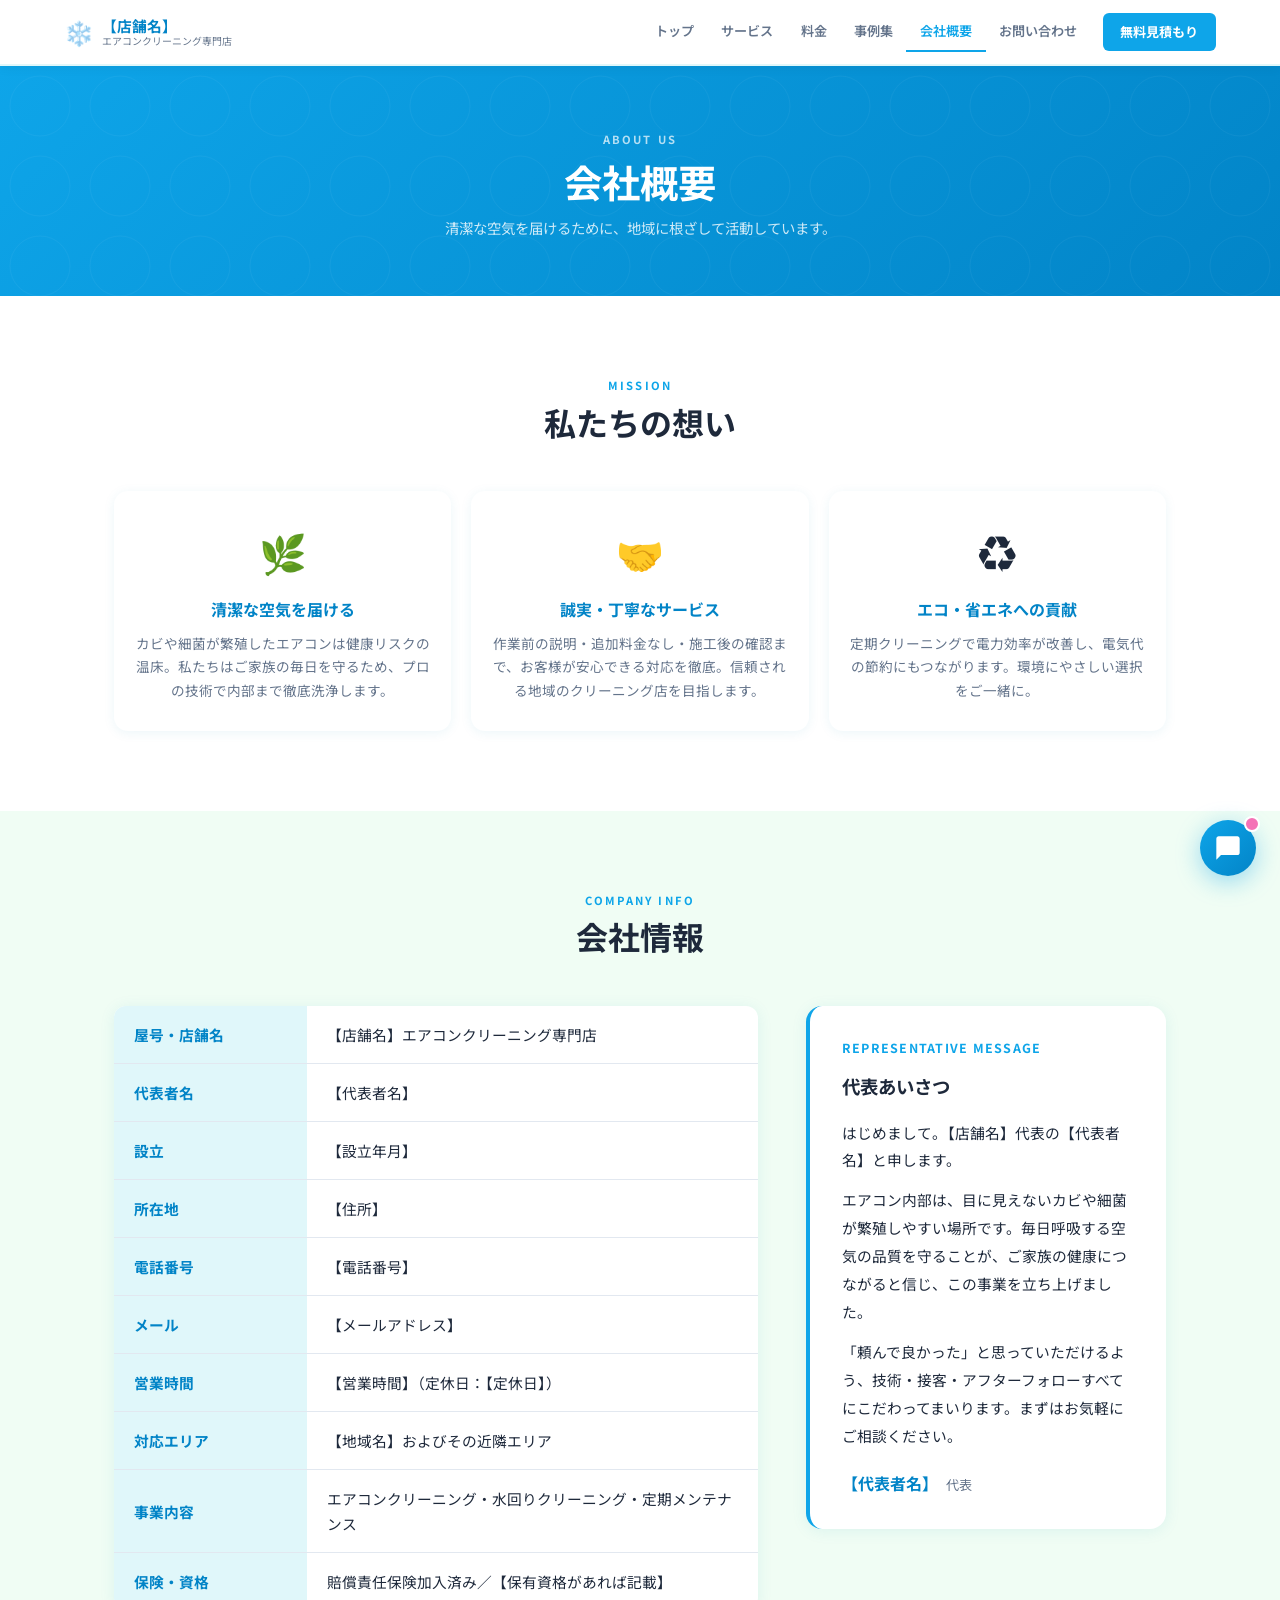
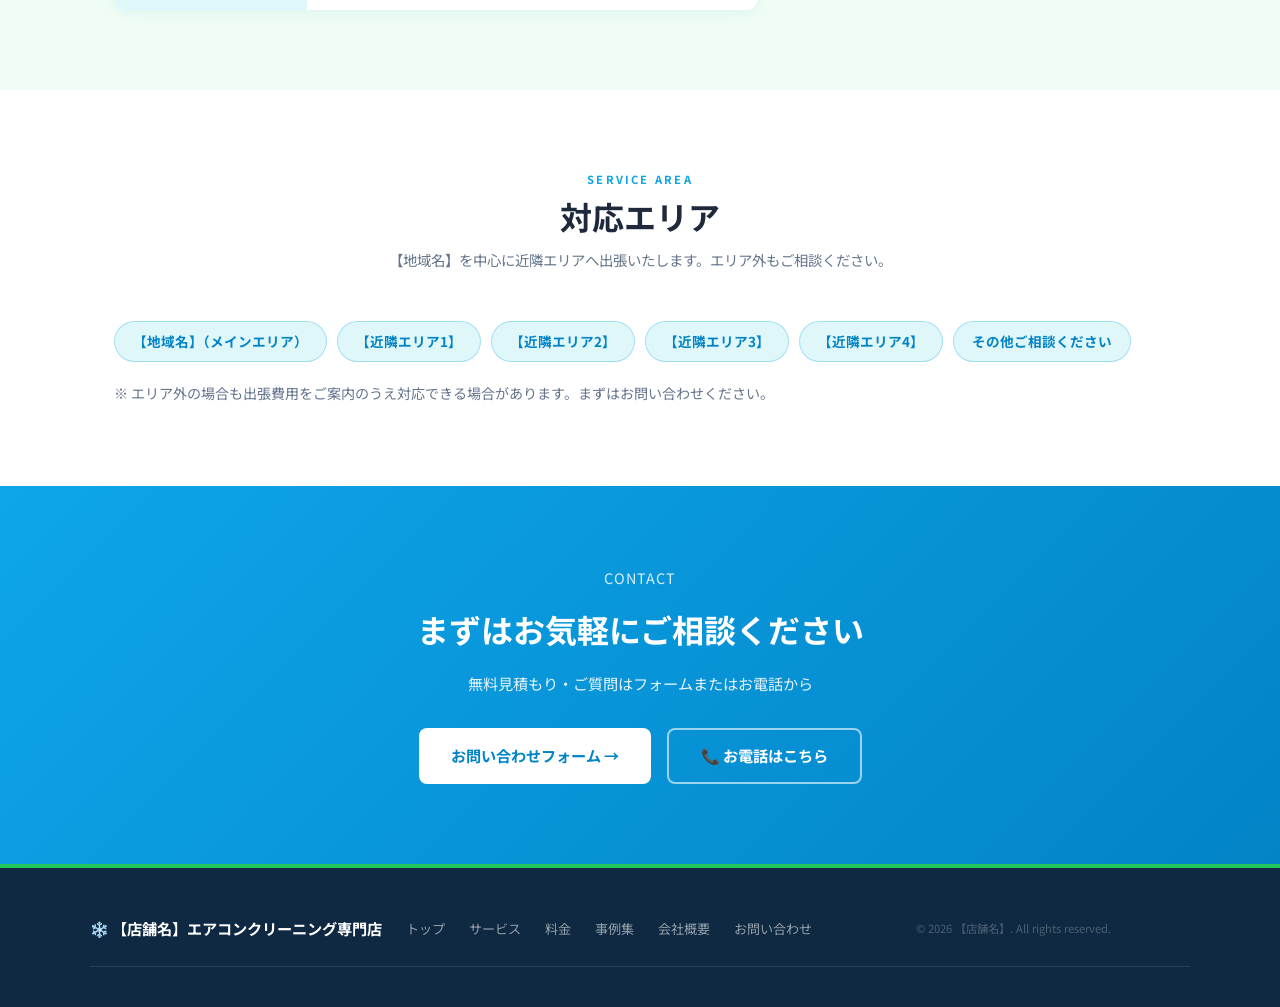
<file: about.html>
<!DOCTYPE html>
<html lang="ja">
<head>
  <meta charset="UTF-8">
  <meta name="viewport" content="width=device-width, initial-scale=1.0">
  <title>会社概要 | 【地域名】エアコンクリーニング専門店</title>
  <meta name="description" content="【店舗名】エアコンクリーニング専門店の会社概要。【地域名】を中心にエアコン・水回りクリーニングを展開。代表メッセージ・会社情報・対応エリアをご覧ください。">
  <meta name="keywords" content="会社概要,エアコンクリーニング,【地域名】,【店舗名】">
  <link rel="preconnect" href="https://fonts.googleapis.com">
  <link rel="preconnect" href="https://fonts.gstatic.com" crossorigin>
  <link href="https://fonts.googleapis.com/css2?family=Noto+Sans+JP:wght@400;500;700&family=Oswald:wght@500;700&display=swap" rel="stylesheet">
  <link rel="stylesheet" href="common.css">
  <style>
    /* ── 会社概要テーブル ── */
    .about-layout {
      display: grid;
      grid-template-columns: 1fr;
      gap: 48px;
    }
    @media (min-width: 860px) {
      .about-layout { grid-template-columns: 1fr 360px; }
    }

    .company-table {
      width: 100%;
      border-collapse: collapse;
      background: var(--white);
      border-radius: 12px;
      overflow: hidden;
      box-shadow: 0 2px 16px rgba(8,145,178,0.09);
    }
    .company-table th,
    .company-table td {
      padding: 16px 20px;
      font-size: 0.92rem;
      line-height: 1.7;
      border-bottom: 1px solid var(--border);
      text-align: left;
    }
    .company-table th {
      background: var(--primary-bg);
      color: var(--primary2);
      font-weight: 700;
      width: 30%;
      white-space: nowrap;
    }
    .company-table tr:last-child th,
    .company-table tr:last-child td {
      border-bottom: none;
    }

    /* ── 代表メッセージ ── */
    .message-card {
      background: var(--white);
      border-radius: 16px;
      padding: 32px;
      box-shadow: 0 2px 16px rgba(8,145,178,0.09);
      border-left: 4px solid var(--primary);
    }
    .message-card .rep-label {
      font-size: 0.78rem;
      font-weight: 700;
      color: var(--primary);
      letter-spacing: 0.1em;
      text-transform: uppercase;
      margin-bottom: 12px;
      display: block;
    }
    .message-card h3 {
      font-size: 1.15rem;
      font-weight: 700;
      color: var(--charcoal);
      margin: 0 0 16px;
    }
    .message-card p {
      font-size: 0.92rem;
      color: var(--charcoal);
      line-height: 1.9;
      margin: 0 0 12px;
    }
    .message-card .rep-name {
      font-size: 1rem;
      font-weight: 700;
      color: var(--primary2);
      margin-top: 20px;
      display: block;
    }
    .message-card .rep-name small {
      font-size: 0.82rem;
      font-weight: 400;
      color: var(--muted);
      margin-left: 8px;
    }

    /* ── 対応エリアマップ風 ── */
    .area-list {
      display: flex;
      flex-wrap: wrap;
      gap: 10px;
      margin-top: 20px;
    }
    .area-tag {
      background: var(--primary-bg);
      color: var(--primary2);
      font-size: 0.85rem;
      font-weight: 700;
      padding: 8px 18px;
      border-radius: 24px;
      border: 1px solid rgba(14,165,233,0.3);
    }

    /* ── ミッション ── */
    .mission-grid {
      display: grid;
      grid-template-columns: 1fr;
      gap: 20px;
    }
    @media (min-width: 640px) {
      .mission-grid { grid-template-columns: repeat(3, 1fr); }
    }
    .mission-card {
      background: var(--white);
      border-radius: 14px;
      padding: 28px 20px;
      text-align: center;
      box-shadow: 0 2px 12px rgba(8,145,178,0.08);
    }
    .mission-card .icon { font-size: 2.4rem; margin-bottom: 12px; display: block; }
    .mission-card h3 {
      font-size: 1rem;
      font-weight: 700;
      color: var(--primary2);
      margin: 0 0 8px;
    }
    .mission-card p {
      font-size: 0.85rem;
      color: var(--muted);
      line-height: 1.75;
      margin: 0;
    }
  </style>
</head>
<body>

<header class="site-header">
  <div class="header-inner">
    <a class="site-logo" href="index.html">
      <span class="logo-icon">❄️</span>
      <span class="logo-text">【店舗名】<small>エアコンクリーニング専門店</small></span>
    </a>
    <button class="hamburger" id="hamburger" aria-label="メニューを開く" aria-expanded="false">
      <span></span><span></span><span></span>
    </button>
    <nav class="global-nav" id="global-nav" aria-hidden="true">
      <ul>
        <li><a href="index.html">トップ</a></li>
        <li><a href="service.html">サービス</a></li>
        <li><a href="price.html">料金</a></li>
        <li><a href="cases.html">事例集</a></li>
        <li><a href="about.html" class="active">会社概要</a></li>
        <li><a href="contact.html">お問い合わせ</a></li>
      </ul>
      <a href="contact.html" class="btn-primary nav-cta">無料見積もり</a>
    </nav>
  </div>
</header>

<!-- ページヒーロー -->
<div class="page-hero">
  <div class="container">
    <p class="page-hero-label">ABOUT US</p>
    <h1 class="page-hero-title">会社概要</h1>
    <p class="page-hero-desc">清潔な空気を届けるために、地域に根ざして活動しています。</p>
  </div>
</div>

<!-- ミッション -->
<section class="section">
  <div class="container">
    <div class="section-header fade-in">
      <p class="section-label">MISSION</p>
      <h2 class="section-title">私たちの想い</h2>
    </div>
    <div class="mission-grid">
      <div class="mission-card fade-in">
        <span class="icon">🌿</span>
        <h3>清潔な空気を届ける</h3>
        <p>カビや細菌が繁殖したエアコンは健康リスクの温床。私たちはご家族の毎日を守るため、プロの技術で内部まで徹底洗浄します。</p>
      </div>
      <div class="mission-card fade-in">
        <span class="icon">🤝</span>
        <h3>誠実・丁寧なサービス</h3>
        <p>作業前の説明・追加料金なし・施工後の確認まで、お客様が安心できる対応を徹底。信頼される地域のクリーニング店を目指します。</p>
      </div>
      <div class="mission-card fade-in">
        <span class="icon">♻️</span>
        <h3>エコ・省エネへの貢献</h3>
        <p>定期クリーニングで電力効率が改善し、電気代の節約にもつながります。環境にやさしい選択をご一緒に。</p>
      </div>
    </div>
  </div>
</section>

<!-- 会社情報 + 代表メッセージ -->
<section class="section" style="background: var(--green-bg);">
  <div class="container">
    <div class="section-header fade-in">
      <p class="section-label">COMPANY INFO</p>
      <h2 class="section-title">会社情報</h2>
    </div>
    <div class="about-layout">

      <!-- 会社概要テーブル -->
      <div class="fade-in">
        <table class="company-table">
          <tr>
            <th>屋号・店舗名</th>
            <td>【店舗名】エアコンクリーニング専門店</td>
          </tr>
          <tr>
            <th>代表者名</th>
            <td>【代表者名】</td>
          </tr>
          <tr>
            <th>設立</th>
            <td>【設立年月】</td>
          </tr>
          <tr>
            <th>所在地</th>
            <td>【住所】</td>
          </tr>
          <tr>
            <th>電話番号</th>
            <td><a href="tel:【電話番号】">【電話番号】</a></td>
          </tr>
          <tr>
            <th>メール</th>
            <td><a href="mailto:【メールアドレス】">【メールアドレス】</a></td>
          </tr>
          <tr>
            <th>営業時間</th>
            <td>【営業時間】（定休日：【定休日】）</td>
          </tr>
          <tr>
            <th>対応エリア</th>
            <td>【地域名】およびその近隣エリア</td>
          </tr>
          <tr>
            <th>事業内容</th>
            <td>エアコンクリーニング・水回りクリーニング・定期メンテナンス</td>
          </tr>
          <tr>
            <th>保険・資格</th>
            <td>賠償責任保険加入済み／【保有資格があれば記載】</td>
          </tr>
        </table>
      </div>

      <!-- 代表メッセージ -->
      <div class="fade-in">
        <div class="message-card">
          <span class="rep-label">Representative Message</span>
          <h3>代表あいさつ</h3>
          <p>
            はじめまして。【店舗名】代表の【代表者名】と申します。
          </p>
          <p>
            エアコン内部は、目に見えないカビや細菌が繁殖しやすい場所です。毎日呼吸する空気の品質を守ることが、ご家族の健康につながると信じ、この事業を立ち上げました。
          </p>
          <p>
            「頼んで良かった」と思っていただけるよう、技術・接客・アフターフォローすべてにこだわってまいります。まずはお気軽にご相談ください。
          </p>
          <span class="rep-name">【代表者名】<small>代表</small></span>
        </div>
      </div>

    </div>
  </div>
</section>

<!-- 対応エリア -->
<section class="section">
  <div class="container">
    <div class="section-header fade-in">
      <p class="section-label">SERVICE AREA</p>
      <h2 class="section-title">対応エリア</h2>
      <p class="section-desc">【地域名】を中心に近隣エリアへ出張いたします。エリア外もご相談ください。</p>
    </div>
    <div class="fade-in">
      <div class="area-list">
        <span class="area-tag">【地域名】（メインエリア）</span>
        <span class="area-tag">【近隣エリア1】</span>
        <span class="area-tag">【近隣エリア2】</span>
        <span class="area-tag">【近隣エリア3】</span>
        <span class="area-tag">【近隣エリア4】</span>
        <span class="area-tag">その他ご相談ください</span>
      </div>
      <p style="margin-top:20px; font-size:0.88rem; color:var(--muted);">
        ※ エリア外の場合も出張費用をご案内のうえ対応できる場合があります。まずはお問い合わせください。
      </p>
    </div>
  </div>
</section>

<!-- CTA -->
<section class="section" style="background: linear-gradient(135deg, var(--primary) 0%, var(--primary2) 100%); color: var(--white); text-align:center;">
  <div class="container">
    <p class="fade-in" style="font-size:0.9rem; opacity:0.85; margin:0 0 12px; letter-spacing:0.06em;">CONTACT</p>
    <h2 class="fade-in" style="font-size:clamp(1.4rem,3vw,2rem); font-weight:700; margin:0 0 14px;">まずはお気軽にご相談ください</h2>
    <p class="fade-in" style="font-size:0.95rem; opacity:0.9; margin:0 0 32px;">無料見積もり・ご質問はフォームまたはお電話から</p>
    <div class="fade-in" style="display:flex; gap:16px; justify-content:center; flex-wrap:wrap;">
      <a href="contact.html" class="btn-primary" style="background:var(--white); color:var(--primary2); font-weight:700;">お問い合わせフォーム →</a>
      <a href="tel:【電話番号】" class="btn-outline" style="border-color:rgba(255,255,255,0.6); color:var(--white);">📞 お電話はこちら</a>
    </div>
  </div>
</section>

<!-- フッター -->
<footer class="site-footer">
  <div class="footer-inner">
    <div class="footer-logo">
      <span>❄️ 【店舗名】エアコンクリーニング専門店</span>
    </div>
    <nav class="footer-nav">
      <a href="index.html">トップ</a>
      <a href="service.html">サービス</a>
      <a href="price.html">料金</a>
      <a href="cases.html">事例集</a>
      <a href="about.html">会社概要</a>
      <a href="contact.html">お問い合わせ</a>
    </nav>
    <p class="footer-copy">&copy; 2026 【店舗名】. All rights reserved.</p>
  </div>
</footer>

<!-- チャットボットウィジェット -->
<div class="chatbot-launcher" id="chatbot-launcher" aria-label="チャットを開く">
  <svg width="28" height="28" viewBox="0 0 24 24" fill="currentColor"><path d="M20 2H4c-1.1 0-2 .9-2 2v18l4-4h14c1.1 0 2-.9 2-2V4c0-1.1-.9-2-2-2z"/></svg>
  <span class="badge-dot"></span>
</div>
<div class="chatbot-window" id="chatbot-window" aria-hidden="true">
  <div class="chatbot-header">
    <span>💬 サポートチャット</span>
    <button class="chatbot-close" aria-label="チャットを閉じる">✕</button>
  </div>
  <div class="chatbot-messages" id="chatbot-messages"></div>
  <div class="chatbot-quick" id="chatbot-quick"></div>
  <div class="chatbot-input-row">
    <input type="text" class="chatbot-input" placeholder="質問を入力…" aria-label="メッセージを入力">
    <button class="chatbot-send" aria-label="送信">
      <svg width="18" height="18" viewBox="0 0 24 24" fill="currentColor"><path d="M2.01 21L23 12 2.01 3 2 10l15 2-15 2z"/></svg>
    </button>
  </div>
</div>

<script src="js/chatbot.js"></script>
<script>
/* ハンバーガーメニュー */
const hamburger = document.getElementById('hamburger');
const globalNav = document.getElementById('global-nav');
if (hamburger && globalNav) {
  hamburger.addEventListener('click', () => {
    const isOpen = hamburger.getAttribute('aria-expanded') === 'true';
    hamburger.setAttribute('aria-expanded', !isOpen);
    hamburger.classList.toggle('open', !isOpen);
    globalNav.classList.toggle('open', !isOpen);
    globalNav.setAttribute('aria-hidden', isOpen);
  });
}

/* フェードインアニメーション */
const fadeEls = document.querySelectorAll('.fade-in');
if ('IntersectionObserver' in window) {
  const io = new IntersectionObserver((entries) => {
    entries.forEach(e => { if (e.isIntersecting) { e.target.classList.add('visible'); io.unobserve(e.target); } });
  }, { threshold: 0.1 });
  fadeEls.forEach(el => io.observe(el));
} else {
  fadeEls.forEach(el => el.classList.add('visible'));
}
</script>
</body>
</html>
</file>
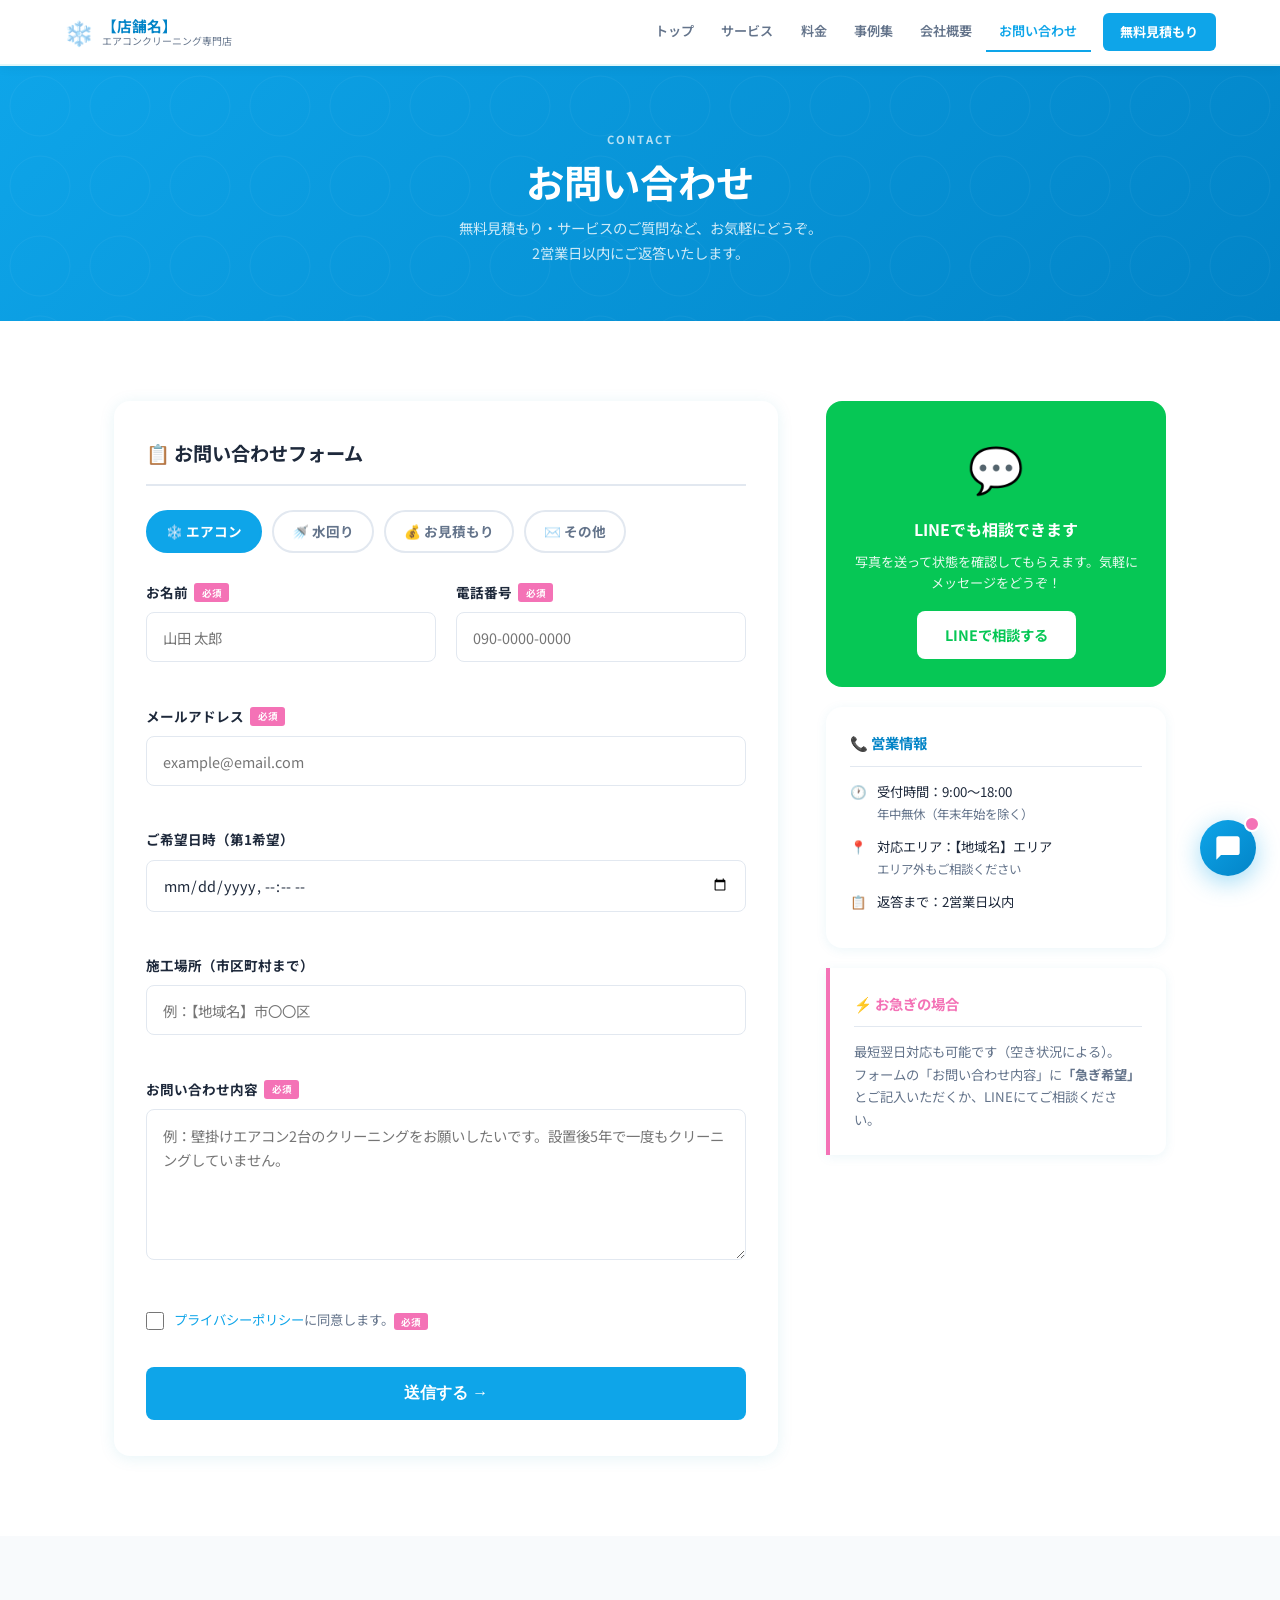
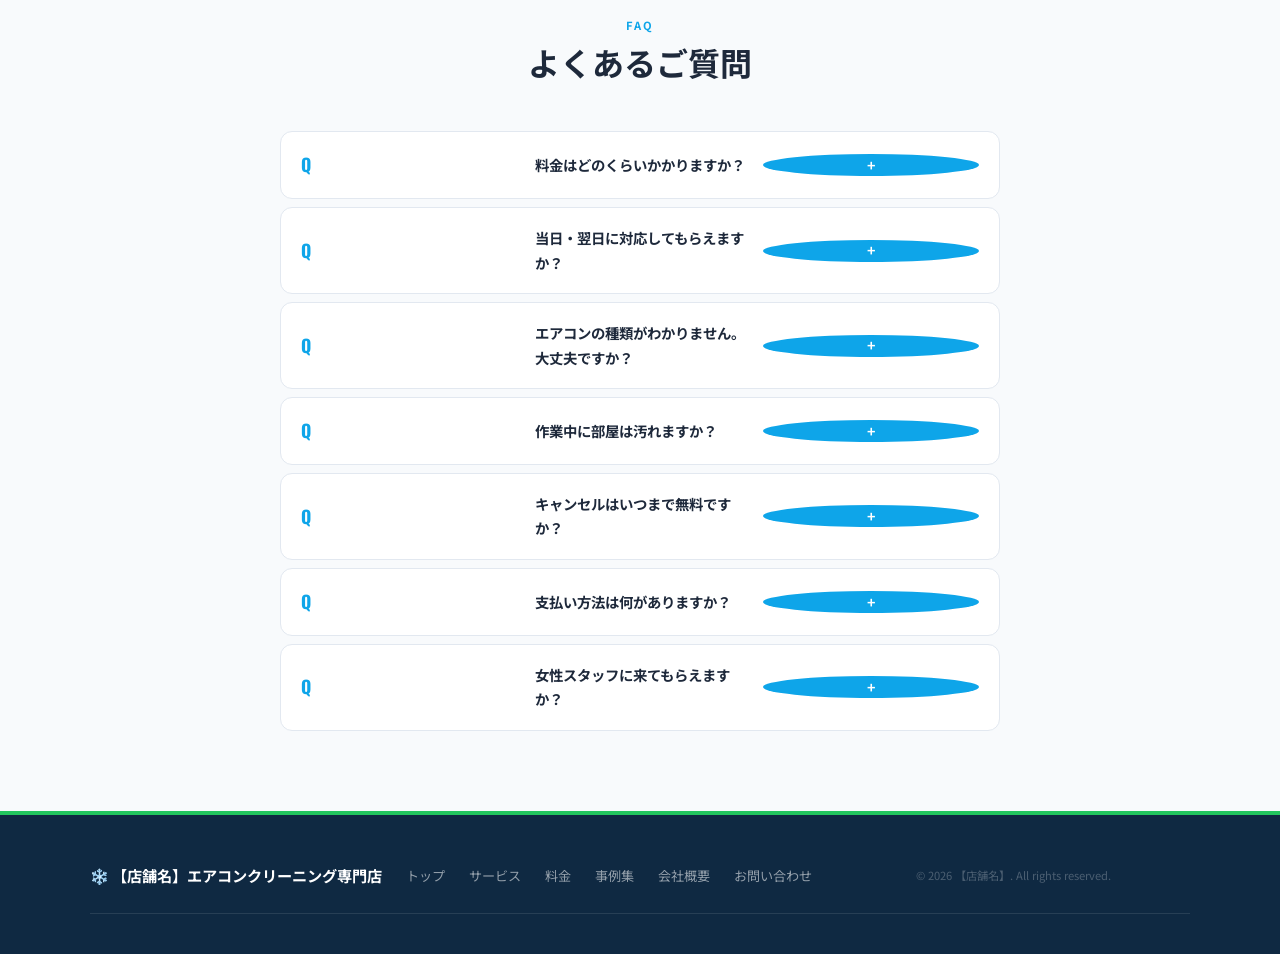
<file: contact.html>
<!DOCTYPE html>
<html lang="ja">
<head>
  <meta charset="UTF-8">
  <meta name="viewport" content="width=device-width, initial-scale=1.0">
  <title>お問い合わせ | 【地域名】エアコンクリーニング専門店</title>
  <meta name="description" content="エアコンクリーニング・水回りクリーニングのお問い合わせ・無料見積もりはこちら。フォームまたはLINEからお気軽にどうぞ。2営業日以内にご返答します。">
  <link rel="preconnect" href="https://fonts.googleapis.com">
  <link rel="preconnect" href="https://fonts.gstatic.com" crossorigin>
  <link href="https://fonts.googleapis.com/css2?family=Noto+Sans+JP:wght@400;500;700&family=Oswald:wght@500;700&display=swap" rel="stylesheet">
  <link rel="stylesheet" href="common.css">
  <style>
    /* ── お問い合わせレイアウト ── */
    .contact-layout {
      display: grid;
      grid-template-columns: 1fr;
      gap: 40px;
    }
    @media (min-width: 860px) {
      .contact-layout { grid-template-columns: 1fr 340px; gap: 48px; }
    }

    /* ── フォームエリア ── */
    .contact-form-box {
      background: var(--white);
      border-radius: 16px;
      padding: 36px 32px;
      box-shadow: 0 2px 16px rgba(8,145,178,0.1);
    }
    @media (max-width: 480px) {
      .contact-form-box { padding: 24px 18px; }
    }
    .contact-form-box h2 {
      font-size: 1.2rem;
      font-weight: 700;
      color: var(--charcoal);
      margin: 0 0 24px;
      padding-bottom: 14px;
      border-bottom: 2px solid var(--border);
    }

    /* 種別ラジオ */
    .type-select {
      display: flex;
      flex-wrap: wrap;
      gap: 10px;
      margin-bottom: 28px;
    }
    .type-label {
      display: flex;
      align-items: center;
      gap: 6px;
      cursor: pointer;
      padding: 8px 18px;
      border: 2px solid var(--border);
      border-radius: 24px;
      font-size: 0.85rem;
      font-weight: 700;
      color: var(--muted);
      transition: all 0.2s;
      user-select: none;
    }
    .type-label input[type="radio"] { display: none; }
    .type-label:hover, .type-label:has(input:checked) {
      border-color: var(--primary);
      background: var(--primary);
      color: var(--white);
    }

    /* フォームグループ */
    .form-grid {
      display: grid;
      grid-template-columns: 1fr;
      gap: 20px;
    }
    @media (min-width: 560px) {
      .form-grid { grid-template-columns: 1fr 1fr; }
      .form-group.full { grid-column: 1 / -1; }
    }

    /* 送信完了メッセージ */
    .form-success {
      display: none;
      text-align: center;
      padding: 40px 20px;
    }
    .form-success-icon { font-size: 3rem; margin-bottom: 16px; }
    .form-success h3 {
      font-size: 1.2rem;
      font-weight: 700;
      color: var(--primary);
      margin: 0 0 10px;
    }
    .form-success p {
      font-size: 0.87rem;
      color: var(--muted);
      line-height: 1.7;
      margin: 0;
    }

    /* ── サイドバー ── */
    .contact-sidebar { display: flex; flex-direction: column; gap: 20px; }

    /* LINE誘導カード */
    .line-card {
      background: #06C755;
      color: var(--white);
      border-radius: 16px;
      padding: 28px 24px;
      text-align: center;
    }
    .line-card-icon { font-size: 2.8rem; margin-bottom: 10px; }
    .line-card h3 { font-size: 1rem; font-weight: 700; margin: 0 0 8px; }
    .line-card p { font-size: 0.82rem; opacity: 0.9; line-height: 1.6; margin: 0 0 18px; }
    .line-card .btn-line-white {
      display: inline-block;
      background: var(--white);
      color: #06C755;
      font-weight: 700;
      font-size: 0.9rem;
      padding: 12px 28px;
      border-radius: 8px;
      text-decoration: none;
      transition: opacity 0.2s;
    }
    .line-card .btn-line-white:hover { opacity: 0.88; }

    /* インフォカード */
    .info-card {
      background: var(--white);
      border-radius: 16px;
      padding: 24px;
      box-shadow: 0 2px 12px rgba(8,145,178,0.08);
    }
    .info-card h3 {
      font-size: 0.9rem;
      font-weight: 700;
      color: var(--primary2);
      margin: 0 0 14px;
      padding-bottom: 10px;
      border-bottom: 1px solid var(--border);
    }
    .info-row {
      display: flex;
      gap: 10px;
      font-size: 0.83rem;
      color: var(--charcoal);
      margin-bottom: 10px;
      align-items: flex-start;
    }
    .info-row-icon { color: var(--primary); flex-shrink: 0; }

    /* ── FAQ アコーディオン ── */
    .faq-list { display: flex; flex-direction: column; gap: 8px; }
    .faq-item {
      background: var(--white);
      border: 1px solid var(--border);
      border-radius: 12px;
      overflow: hidden;
    }
    .faq-question {
      display: flex;
      justify-content: space-between;
      align-items: center;
      padding: 18px 20px;
      cursor: pointer;
      font-size: 0.9rem;
      font-weight: 700;
      color: var(--charcoal);
      gap: 12px;
      user-select: none;
      transition: background 0.15s;
    }
    .faq-question:hover { background: var(--gray); }
    .faq-question span { flex: 1; }
    .faq-icon {
      flex-shrink: 0;
      width: 22px;
      height: 22px;
      border-radius: 50%;
      background: var(--primary);
      color: var(--white);
      display: flex;
      align-items: center;
      justify-content: center;
      font-size: 0.9rem;
      font-weight: 700;
      transition: transform 0.25s;
    }
    .faq-item.open .faq-icon { transform: rotate(45deg); }
    .faq-answer {
      max-height: 0;
      overflow: hidden;
      transition: max-height 0.3s ease, padding 0.3s ease;
      font-size: 0.85rem;
      color: var(--muted);
      line-height: 1.75;
    }
    .faq-answer-inner { padding: 0 20px 18px; }
    .faq-item.open .faq-answer { max-height: 300px; }
    .faq-q-mark {
      color: var(--primary);
      font-family: 'Oswald', sans-serif;
      font-size: 1.1rem;
      font-weight: 700;
      margin-right: 6px;
      flex-shrink: 0;
    }

    /* フェードイン */
    .fade-in { opacity: 0; transform: translateY(20px); transition: opacity 0.6s ease, transform 0.6s ease; }
    .fade-in.visible { opacity: 1; transform: none; }
  </style>
</head>
<body>

<!-- ヘッダー -->
<header class="site-header">
  <div class="header-inner">
    <a class="site-logo" href="index.html">
      <span class="logo-icon">❄️</span>
      <span class="logo-text">【店舗名】<small>エアコンクリーニング専門店</small></span>
    </a>
    <button class="hamburger" id="hamburger" aria-label="メニューを開く" aria-expanded="false">
      <span></span><span></span><span></span>
    </button>
    <nav class="global-nav" id="global-nav" aria-hidden="true">
            <ul>
        <li><a href="index.html">トップ</a></li>
        <li><a href="service.html">サービス</a></li>
        <li><a href="price.html">料金</a></li>
        <li><a href="cases.html">事例集</a></li>
        <li><a href="about.html">会社概要</a></li>
        <li><a href="contact.html" class="active">お問い合わせ</a></li>
      </ul>
      <a href="contact.html" class="btn-primary nav-cta">無料見積もり</a>
    </nav>
  </div>
</header>

<!-- ページヒーロー -->
<div class="page-hero">
  <div class="container">
    <p class="page-hero-label">CONTACT</p>
    <h1 class="page-hero-title">お問い合わせ</h1>
    <p class="page-hero-desc">無料見積もり・サービスのご質問など、お気軽にどうぞ。<br>2営業日以内にご返答いたします。</p>
  </div>
</div>

<!-- お問い合わせフォーム + サイドバー -->
<section class="section">
  <div class="container">
    <div class="contact-layout">

      <!-- フォームエリア -->
      <div class="fade-in">
        <div class="contact-form-box">
          <h2>📋 お問い合わせフォーム</h2>

          <!-- お問い合わせ種別 -->
          <div class="type-select" role="group" aria-label="お問い合わせ種別">
            <label class="type-label"><input type="radio" name="contact-type" value="aircon" checked>❄️ エアコン</label>
            <label class="type-label"><input type="radio" name="contact-type" value="water">🚿 水回り</label>
            <label class="type-label"><input type="radio" name="contact-type" value="estimate">💰 お見積もり</label>
            <label class="type-label"><input type="radio" name="contact-type" value="other">✉️ その他</label>
          </div>

          <!-- フォーム本体 -->
          <form id="contact-form" novalidate>
            <div class="form-grid">
              <div class="form-group">
                <label class="form-label" for="name">お名前 <span class="required">必須</span></label>
                <input type="text" id="name" name="name" class="form-input" placeholder="山田 太郎" required autocomplete="name">
              </div>
              <div class="form-group">
                <label class="form-label" for="phone">電話番号 <span class="required">必須</span></label>
                <input type="tel" id="phone" name="phone" class="form-input" placeholder="090-0000-0000" required autocomplete="tel">
              </div>
              <div class="form-group full">
                <label class="form-label" for="email">メールアドレス <span class="required">必須</span></label>
                <input type="email" id="email" name="email" class="form-input" placeholder="example@email.com" required autocomplete="email">
              </div>
              <div class="form-group full">
                <label class="form-label" for="preferred-date">ご希望日時（第1希望）</label>
                <input type="datetime-local" id="preferred-date" name="preferred-date" class="form-input">
              </div>
              <div class="form-group full">
                <label class="form-label" for="address">施工場所（市区町村まで）</label>
                <input type="text" id="address" name="address" class="form-input" placeholder="例：【地域名】市〇〇区" autocomplete="address-level2">
              </div>
              <div class="form-group full">
                <label class="form-label" for="message">お問い合わせ内容 <span class="required">必須</span></label>
                <textarea id="message" name="message" class="form-textarea" rows="5" placeholder="例：壁掛けエアコン2台のクリーニングをお願いしたいです。設置後5年で一度もクリーニングしていません。" required></textarea>
              </div>
            </div>

            <!-- プライバシーポリシー -->
            <div class="privacy-check">
              <label style="display:flex; align-items:flex-start; gap:10px; cursor:pointer;">
                <input type="checkbox" id="privacy" name="privacy" required style="margin-top:3px; width:18px; height:18px; accent-color: var(--primary); flex-shrink:0;">
                <span style="font-size:0.83rem; color:var(--muted); line-height:1.6;">
                  <a href="#" style="color:var(--primary);">プライバシーポリシー</a>に同意します。<span class="required">必須</span>
                </span>
              </label>
            </div>

            <button type="submit" class="btn-primary" style="width:100%; padding: 16px; font-size: 1rem; margin-top: 8px; border: none; cursor: pointer;">
              送信する →
            </button>
          </form>

          <!-- 送信完了メッセージ -->
          <div class="form-success" id="form-success">
            <div class="form-success-icon">✅</div>
            <h3>お問い合わせを受け付けました</h3>
            <p>ご連絡ありがとうございます。<br>2営業日以内に担当者よりご連絡いたします。<br>しばらくお待ちください。</p>
          </div>
        </div>
      </div>

      <!-- サイドバー -->
      <div class="contact-sidebar fade-in">

        <!-- LINE誘導 -->
        <div class="line-card">
          <div class="line-card-icon">💬</div>
          <h3>LINEでも相談できます</h3>
          <p>写真を送って状態を確認してもらえます。気軽にメッセージをどうぞ！</p>
          <a href="#" class="btn-line-white">LINEで相談する</a>
        </div>

        <!-- 営業情報 -->
        <div class="info-card">
          <h3>📞 営業情報</h3>
          <div class="info-row">
            <span class="info-row-icon">🕐</span>
            <span>受付時間：9:00〜18:00<br><span style="font-size:0.78rem; color:var(--muted);">年中無休（年末年始を除く）</span></span>
          </div>
          <div class="info-row">
            <span class="info-row-icon">📍</span>
            <span>対応エリア：【地域名】エリア<br><span style="font-size:0.78rem; color:var(--muted);">エリア外もご相談ください</span></span>
          </div>
          <div class="info-row">
            <span class="info-row-icon">📋</span>
            <span>返答まで：2営業日以内</span>
          </div>
        </div>

        <!-- 急ぎの場合 -->
        <div class="info-card" style="border-left: 4px solid var(--pink); border-radius: 0 12px 12px 0;">
          <h3 style="color: var(--pink);">⚡ お急ぎの場合</h3>
          <p style="font-size:0.83rem; color:var(--muted); line-height:1.7; margin:0;">
            最短翌日対応も可能です（空き状況による）。<br>
            フォームの「お問い合わせ内容」に<strong>「急ぎ希望」</strong>とご記入いただくか、LINEにてご相談ください。
          </p>
        </div>
      </div>
    </div>
  </div>
</section>

<!-- FAQ -->
<section class="section" style="background: var(--gray);">
  <div class="container">
    <div class="section-header fade-in">
      <p class="section-label">FAQ</p>
      <h2 class="section-title">よくあるご質問</h2>
    </div>
    <div class="faq-list fade-in" style="max-width: 720px; margin: 0 auto;">

      <div class="faq-item">
        <div class="faq-question">
          <span class="faq-q-mark">Q</span>
          <span>料金はどのくらいかかりますか？</span>
          <span class="faq-icon">+</span>
        </div>
        <div class="faq-answer">
          <div class="faq-answer-inner">
            壁掛けエアコンは ¥【●,●●●】〜（税込）から承っています。機種や汚れ具合により変動する場合があります。詳しくは <a href="price.html" style="color:var(--primary);">料金ページ</a> をご確認ください。
          </div>
        </div>
      </div>

      <div class="faq-item">
        <div class="faq-question">
          <span class="faq-q-mark">Q</span>
          <span>当日・翌日に対応してもらえますか？</span>
          <span class="faq-icon">+</span>
        </div>
        <div class="faq-answer">
          <div class="faq-answer-inner">
            空き状況によりますが、最短翌日のご対応が可能です。お急ぎの場合はフォームに「急ぎ希望」とご記入いただくか、LINEからご相談ください。
          </div>
        </div>
      </div>

      <div class="faq-item">
        <div class="faq-question">
          <span class="faq-q-mark">Q</span>
          <span>エアコンの種類がわかりません。大丈夫ですか？</span>
          <span class="faq-icon">+</span>
        </div>
        <div class="faq-answer">
          <div class="faq-answer-inner">
            もちろん大丈夫です！LINEで写真を送っていただければ、スタッフが機種を確認してご案内します。
          </div>
        </div>
      </div>

      <div class="faq-item">
        <div class="faq-question">
          <span class="faq-q-mark">Q</span>
          <span>作業中に部屋は汚れますか？</span>
          <span class="faq-icon">+</span>
        </div>
        <div class="faq-answer">
          <div class="faq-answer-inner">
            養生シートでしっかり保護してから作業を行いますので、床や壁が汚れることはほとんどありません。作業後は周辺を清掃してから退出します。
          </div>
        </div>
      </div>

      <div class="faq-item">
        <div class="faq-question">
          <span class="faq-q-mark">Q</span>
          <span>キャンセルはいつまで無料ですか？</span>
          <span class="faq-icon">+</span>
        </div>
        <div class="faq-answer">
          <div class="faq-answer-inner">
            ご予約の前日までのキャンセルは無料です。当日キャンセルはキャンセル料が発生する場合があります。詳しくはお問い合わせください。
          </div>
        </div>
      </div>

      <div class="faq-item">
        <div class="faq-question">
          <span class="faq-q-mark">Q</span>
          <span>支払い方法は何がありますか？</span>
          <span class="faq-icon">+</span>
        </div>
        <div class="faq-answer">
          <div class="faq-answer-inner">
            現金・クレジットカード・PayPayに対応しています。お支払いは施工完了後にその場でお支払いいただけます。
          </div>
        </div>
      </div>

      <div class="faq-item">
        <div class="faq-question">
          <span class="faq-q-mark">Q</span>
          <span>女性スタッフに来てもらえますか？</span>
          <span class="faq-icon">+</span>
        </div>
        <div class="faq-answer">
          <div class="faq-answer-inner">
            女性スタッフによる対応も可能です。お申し込み・お問い合わせの際に「女性スタッフ希望」とお知らせください。一人暮らしの女性の方も安心してご利用いただけます。
          </div>
        </div>
      </div>

    </div>
  </div>
</section>

<!-- フッター -->
<footer class="site-footer">
  <div class="footer-inner">
    <div class="footer-logo">
      <span>❄️ 【店舗名】エアコンクリーニング専門店</span>
    </div>
    <nav class="footer-nav">
      <a href="index.html">トップ</a>
      <a href="service.html">サービス</a>
      <a href="price.html">料金</a>
      <a href="cases.html">事例集</a>
      <a href="about.html">会社概要</a>
      <a href="contact.html">お問い合わせ</a>
    </nav>
    <p class="footer-copy">&copy; 2026 【店舗名】. All rights reserved.</p>
  </div>
</footer>

<!-- チャットボット -->
<div class="chatbot-launcher" id="chatbot-launcher" aria-label="チャットを開く">
  <svg width="28" height="28" viewBox="0 0 24 24" fill="currentColor"><path d="M20 2H4c-1.1 0-2 .9-2 2v18l4-4h14c1.1 0 2-.9 2-2V4c0-1.1-.9-2-2-2z"/></svg>
  <span class="badge-dot"></span>
</div>
<div class="chatbot-window" id="chatbot-window" aria-hidden="true">
  <div class="chatbot-header">
    <span>💬 サポートチャット</span>
    <button class="chatbot-close" aria-label="チャットを閉じる">✕</button>
  </div>
  <div class="chatbot-messages" id="chatbot-messages"></div>
  <div class="chatbot-quick" id="chatbot-quick"></div>
  <div class="chatbot-input-row">
    <input type="text" class="chatbot-input" placeholder="質問を入力…" aria-label="メッセージを入力">
    <button class="chatbot-send" aria-label="送信">
      <svg width="18" height="18" viewBox="0 0 24 24" fill="currentColor"><path d="M2.01 21L23 12 2.01 3 2 10l15 2-15 2z"/></svg>
    </button>
  </div>
</div>

<script src="js/chatbot.js"></script>
<script>
/* ハンバーガーメニュー */
const hamburger = document.getElementById('hamburger');
const globalNav = document.getElementById('global-nav');
if (hamburger && globalNav) {
  hamburger.addEventListener('click', () => {
    const isOpen = hamburger.getAttribute('aria-expanded') === 'true';
    hamburger.setAttribute('aria-expanded', !isOpen);
    hamburger.classList.toggle('open', !isOpen);
    globalNav.classList.toggle('open', !isOpen);
    globalNav.setAttribute('aria-hidden', isOpen);
  });
}

/* フォーム送信（デモ：実際はサーバー送信に差し替え） */
document.getElementById('contact-form')?.addEventListener('submit', function(e) {
  e.preventDefault();
  if (!this.checkValidity()) {
    this.reportValidity();
    return;
  }
  this.style.display = 'none';
  document.getElementById('form-success').style.display = 'block';
  window.scrollTo({ top: document.querySelector('.contact-form-box').offsetTop - 80, behavior: 'smooth' });
});

/* FAQアコーディオン */
document.querySelectorAll('.faq-question').forEach(q => {
  q.addEventListener('click', () => {
    const item = q.closest('.faq-item');
    const isOpen = item.classList.contains('open');
    /* 他を閉じる */
    document.querySelectorAll('.faq-item.open').forEach(el => el.classList.remove('open'));
    if (!isOpen) item.classList.add('open');
  });
});

/* フェードイン */
const fadeEls = document.querySelectorAll('.fade-in');
if ('IntersectionObserver' in window) {
  const io = new IntersectionObserver((entries) => {
    entries.forEach(e => { if (e.isIntersecting) { e.target.classList.add('visible'); io.unobserve(e.target); } });
  }, { threshold: 0.1 });
  fadeEls.forEach(el => io.observe(el));
} else {
  fadeEls.forEach(el => el.classList.add('visible'));
}
</script>
</body>
</html>
</file>
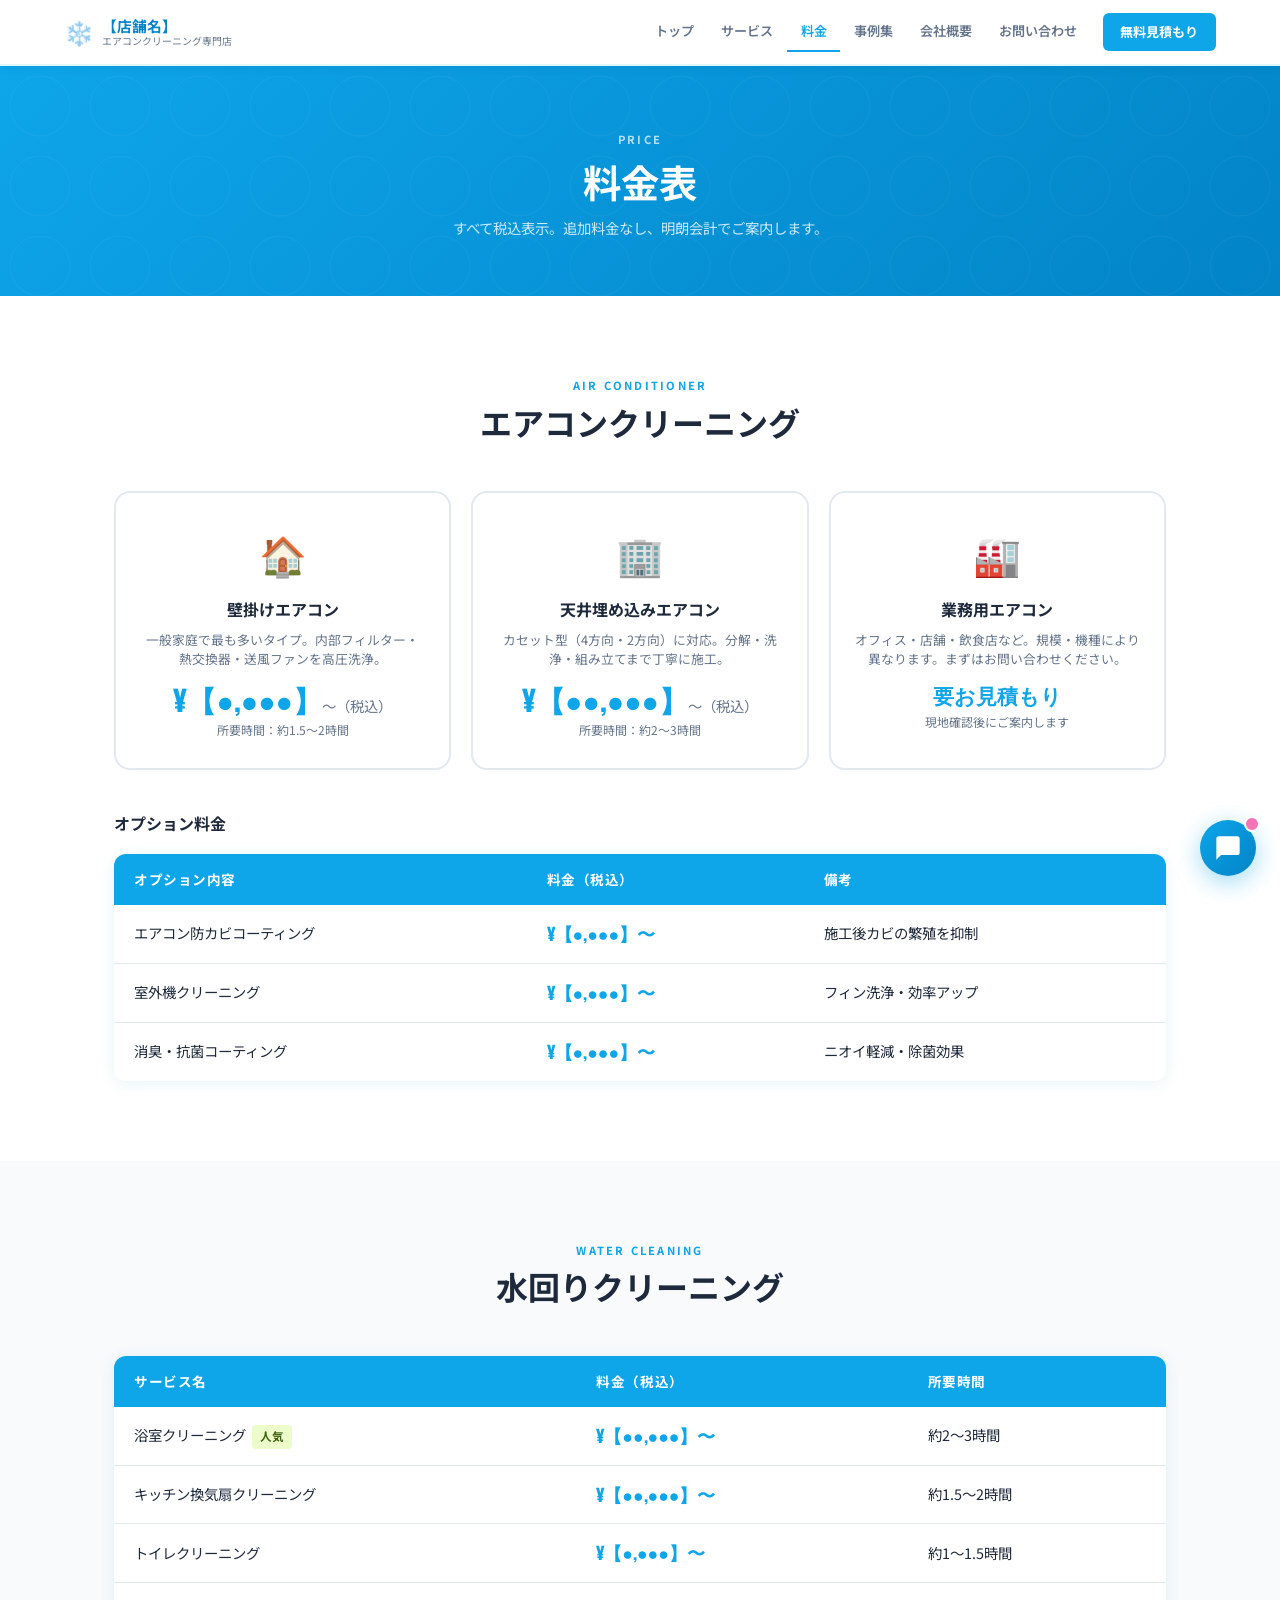
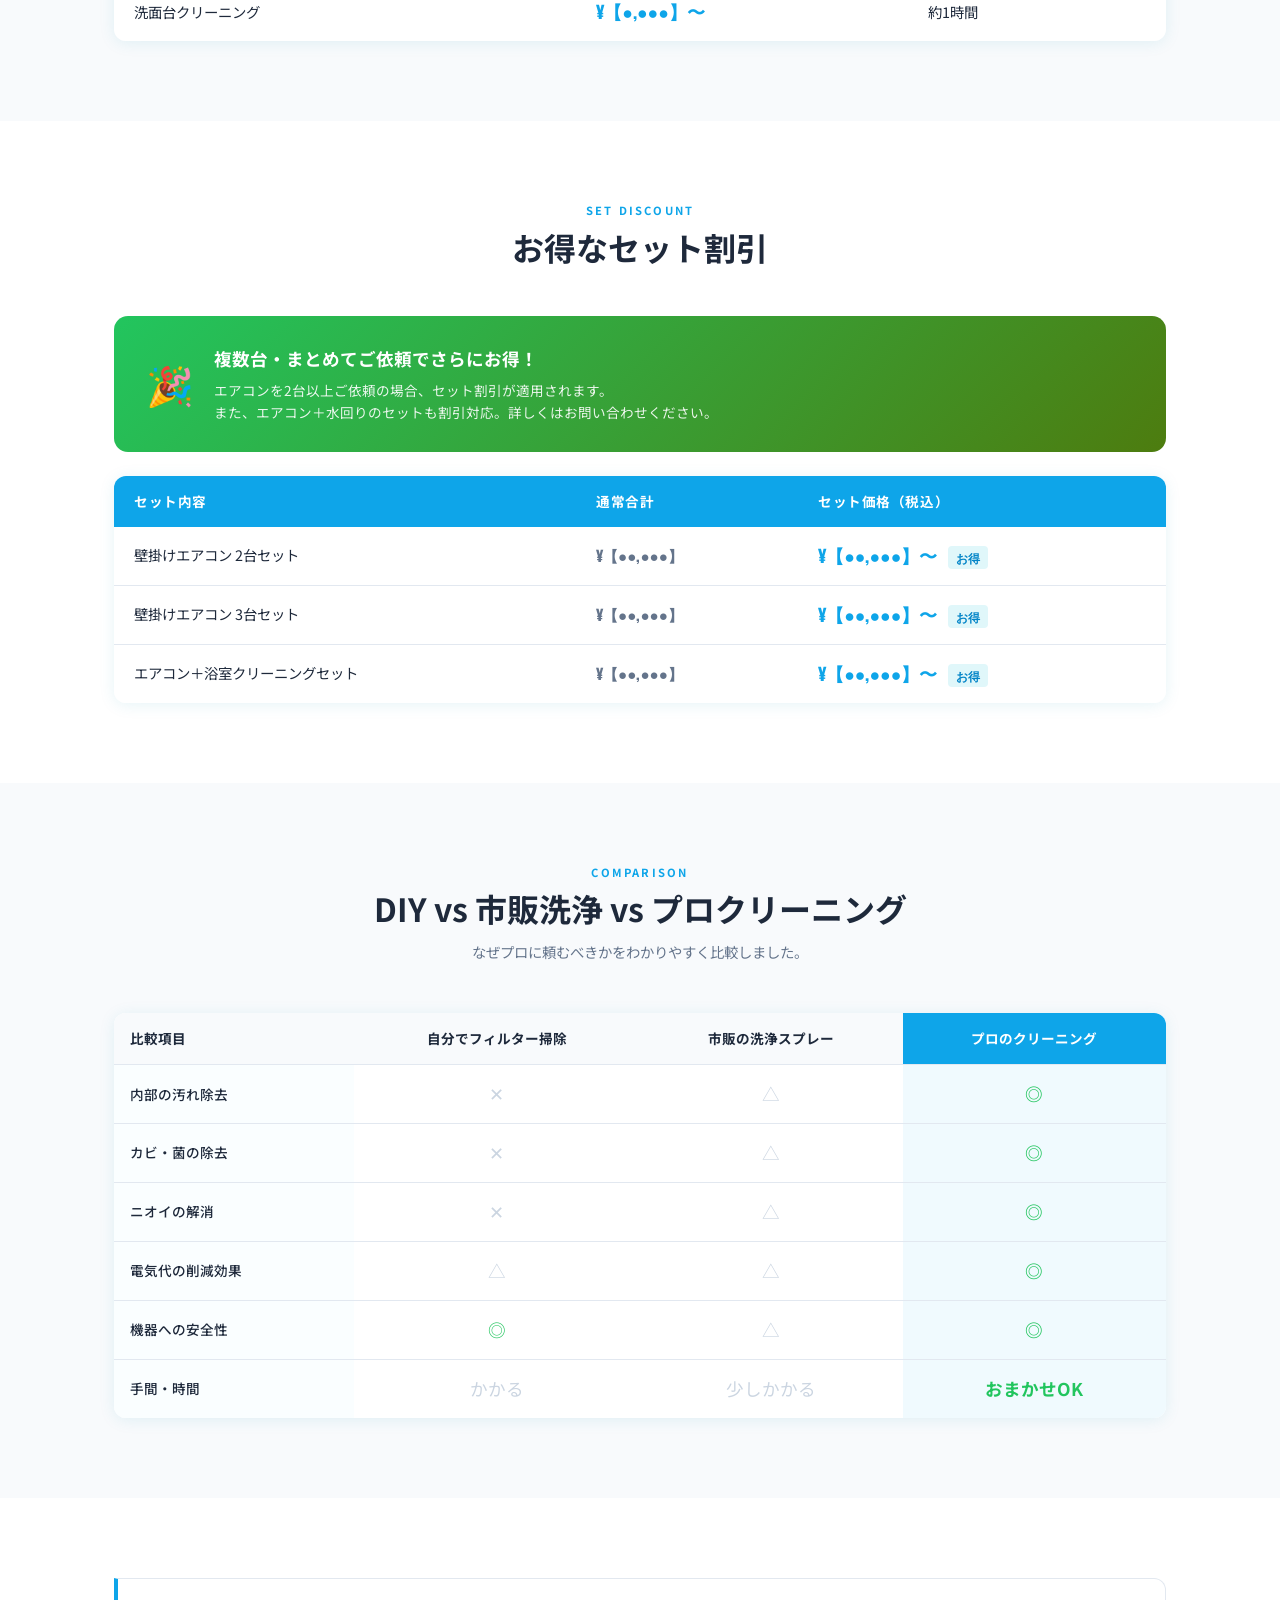
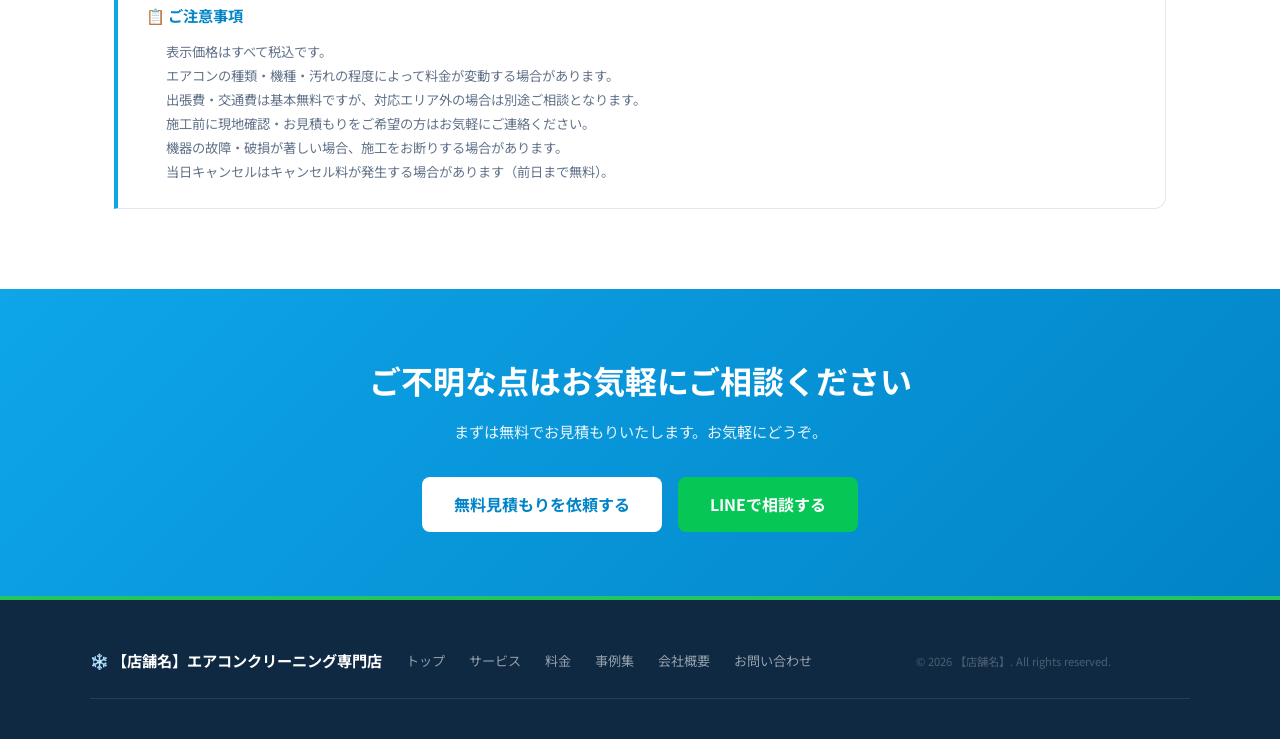
<file: price.html>
<!DOCTYPE html>
<html lang="ja">
<head>
  <meta charset="UTF-8">
  <meta name="viewport" content="width=device-width, initial-scale=1.0">
  <title>料金表 | 【地域名】エアコンクリーニング専門店</title>
  <meta name="description" content="エアコンクリーニング・水回りクリーニングの料金一覧。壁掛け・天井埋め込み・業務用エアコン、浴室・換気扇など。複数台セット割引あり。">
  <link rel="preconnect" href="https://fonts.googleapis.com">
  <link rel="preconnect" href="https://fonts.gstatic.com" crossorigin>
  <link href="https://fonts.googleapis.com/css2?family=Noto+Sans+JP:wght@400;500;700&family=Oswald:wght@500;700&display=swap" rel="stylesheet">
  <link rel="stylesheet" href="common.css">
  <style>
    /* ── 料金テーブル ── */
    .price-table-wrap {
      overflow-x: auto;
      -webkit-overflow-scrolling: touch;
      border-radius: 12px;
      box-shadow: 0 2px 16px rgba(8,145,178,0.1);
    }
    .price-table {
      width: 100%;
      border-collapse: collapse;
      background: var(--white);
      font-size: 0.9rem;
      min-width: 500px;
    }
    .price-table thead tr {
      background: var(--primary);
      color: var(--white);
    }
    .price-table th {
      padding: 14px 20px;
      text-align: left;
      font-weight: 700;
      font-size: 0.85rem;
      letter-spacing: 0.04em;
    }
    .price-table td {
      padding: 14px 20px;
      border-bottom: 1px solid var(--border);
      color: var(--charcoal);
    }
    .price-table tbody tr:last-child td { border-bottom: none; }
    .price-table tbody tr:hover { background: var(--gray); }
    .price-table .price-col {
      font-family: 'Oswald', sans-serif;
      font-size: 1.1rem;
      font-weight: 700;
      color: var(--primary);
      white-space: nowrap;
    }
    .price-table .tag {
      display: inline-block;
      background: var(--primary3);
      color: var(--primary2);
      font-size: 0.72rem;
      padding: 2px 8px;
      border-radius: 4px;
      font-weight: 700;
      margin-left: 6px;
      vertical-align: middle;
    }
    .price-table .tag-green {
      background: #ECFCCB;
      color: #3F6212;
    }

    /* ── 料金カードグリッド（メインサービス） ── */
    .price-cards {
      display: grid;
      grid-template-columns: 1fr;
      gap: 20px;
      margin-bottom: 16px;
    }
    @media (min-width: 600px) {
      .price-cards { grid-template-columns: repeat(2, 1fr); }
    }
    @media (min-width: 900px) {
      .price-cards { grid-template-columns: repeat(3, 1fr); }
    }
    .price-card {
      background: var(--white);
      border: 2px solid var(--border);
      border-radius: 16px;
      padding: 28px 24px;
      text-align: center;
      transition: border-color 0.2s, box-shadow 0.2s;
    }
    .price-card:hover {
      border-color: var(--primary);
      box-shadow: 0 8px 24px rgba(8,145,178,0.14);
    }
    .price-card-icon { font-size: 2.4rem; margin-bottom: 10px; }
    .price-card h3 {
      font-size: 1rem;
      font-weight: 700;
      color: var(--charcoal);
      margin: 0 0 6px;
    }
    .price-card-desc {
      font-size: 0.8rem;
      color: var(--muted);
      line-height: 1.55;
      margin: 0 0 16px;
    }
    .price-card-amount {
      font-family: 'Oswald', sans-serif;
      font-size: 1.8rem;
      font-weight: 700;
      color: var(--primary);
      line-height: 1;
    }
    .price-card-amount span {
      font-size: 0.9rem;
      font-family: 'Noto Sans JP', sans-serif;
      font-weight: 400;
      color: var(--muted);
    }
    .price-card-note {
      font-size: 0.75rem;
      color: var(--muted);
      margin-top: 6px;
    }

    /* ── セット割バナー ── */
    .set-banner {
      background: linear-gradient(135deg, var(--green) 0%, #4D7C0F 100%);
      color: var(--white);
      border-radius: 14px;
      padding: 28px 32px;
      display: flex;
      gap: 20px;
      align-items: center;
      flex-wrap: wrap;
    }
    .set-banner-icon { font-size: 2.4rem; flex-shrink: 0; }
    .set-banner-body h3 {
      font-size: 1.1rem;
      font-weight: 700;
      margin: 0 0 6px;
    }
    .set-banner-body p {
      font-size: 0.85rem;
      opacity: 0.9;
      margin: 0;
      line-height: 1.6;
    }

    /* ── 比較表 ── */
    .compare-table-wrap {
      overflow-x: auto;
      -webkit-overflow-scrolling: touch;
      border-radius: 12px;
      box-shadow: 0 2px 16px rgba(8,145,178,0.1);
    }
    .compare-table {
      width: 100%;
      border-collapse: collapse;
      background: var(--white);
      min-width: 480px;
    }
    .compare-table th, .compare-table td {
      padding: 14px 16px;
      text-align: center;
      font-size: 0.85rem;
      border-bottom: 1px solid var(--border);
    }
    .compare-table th {
      background: var(--gray);
      font-weight: 700;
      color: var(--charcoal);
    }
    .compare-table th.featured {
      background: var(--primary);
      color: var(--white);
    }
    .compare-table td:first-child {
      text-align: left;
      font-weight: 500;
      color: var(--charcoal);
      background: #FAFEFF;
    }
    .compare-table td.featured {
      background: #F0FAFE;
      font-weight: 700;
      color: var(--primary2);
    }
    .compare-table .check { color: var(--green); font-size: 1.1rem; }
    .compare-table .cross { color: #CBD5E1; font-size: 1.1rem; }
    .compare-table tbody tr:last-child td { border-bottom: none; }

    /* ── 注意事項 ── */
    .notes-box {
      background: var(--white);
      border: 1px solid var(--border);
      border-left: 4px solid var(--primary);
      border-radius: 0 12px 12px 0;
      padding: 24px 28px;
    }
    .notes-box h3 {
      font-size: 0.95rem;
      font-weight: 700;
      color: var(--primary2);
      margin: 0 0 12px;
    }
    .notes-box ul {
      margin: 0;
      padding-left: 20px;
      color: var(--muted);
      font-size: 0.83rem;
      line-height: 1.8;
    }

    /* フェードイン */
    .fade-in { opacity: 0; transform: translateY(20px); transition: opacity 0.6s ease, transform 0.6s ease; }
    .fade-in.visible { opacity: 1; transform: none; }
  </style>
</head>
<body>

<!-- ヘッダー -->
<header class="site-header">
  <div class="header-inner">
    <a class="site-logo" href="index.html">
      <span class="logo-icon">❄️</span>
      <span class="logo-text">【店舗名】<small>エアコンクリーニング専門店</small></span>
    </a>
    <button class="hamburger" id="hamburger" aria-label="メニューを開く" aria-expanded="false">
      <span></span><span></span><span></span>
    </button>
    <nav class="global-nav" id="global-nav" aria-hidden="true">
            <ul>
        <li><a href="index.html">トップ</a></li>
        <li><a href="service.html">サービス</a></li>
        <li><a href="price.html" class="active">料金</a></li>
        <li><a href="cases.html">事例集</a></li>
        <li><a href="about.html">会社概要</a></li>
        <li><a href="contact.html">お問い合わせ</a></li>
      </ul>
      <a href="contact.html" class="btn-primary nav-cta">無料見積もり</a>
    </nav>
  </div>
</header>

<!-- ページヒーロー -->
<div class="page-hero">
  <div class="container">
    <p class="page-hero-label">PRICE</p>
    <h1 class="page-hero-title">料金表</h1>
    <p class="page-hero-desc">すべて税込表示。追加料金なし、明朗会計でご案内します。</p>
  </div>
</div>

<!-- エアコンクリーニング料金 -->
<section class="section">
  <div class="container">
    <div class="section-header fade-in">
      <p class="section-label">AIR CONDITIONER</p>
      <h2 class="section-title">エアコンクリーニング</h2>
    </div>
    <div class="price-cards">
      <div class="price-card fade-in">
        <div class="price-card-icon">🏠</div>
        <h3>壁掛けエアコン</h3>
        <p class="price-card-desc">一般家庭で最も多いタイプ。内部フィルター・熱交換器・送風ファンを高圧洗浄。</p>
        <div class="price-card-amount">¥【●,●●●】<span>〜（税込）</span></div>
        <p class="price-card-note">所要時間：約1.5〜2時間</p>
      </div>
      <div class="price-card fade-in">
        <div class="price-card-icon">🏢</div>
        <h3>天井埋め込みエアコン</h3>
        <p class="price-card-desc">カセット型（4方向・2方向）に対応。分解・洗浄・組み立てまで丁寧に施工。</p>
        <div class="price-card-amount">¥【●●,●●●】<span>〜（税込）</span></div>
        <p class="price-card-note">所要時間：約2〜3時間</p>
      </div>
      <div class="price-card fade-in">
        <div class="price-card-icon">🏭</div>
        <h3>業務用エアコン</h3>
        <p class="price-card-desc">オフィス・店舗・飲食店など。規模・機種により異なります。まずはお問い合わせください。</p>
        <div class="price-card-amount" style="font-size:1.3rem;">要お見積もり</div>
        <p class="price-card-note">現地確認後にご案内します</p>
      </div>
    </div>

    <!-- オプション -->
    <h3 class="fade-in" style="font-size:1rem; font-weight:700; color:var(--charcoal); margin: 40px 0 16px;">オプション料金</h3>
    <div class="price-table-wrap fade-in">
      <table class="price-table">
        <thead>
          <tr>
            <th>オプション内容</th>
            <th>料金（税込）</th>
            <th>備考</th>
          </tr>
        </thead>
        <tbody>
          <tr>
            <td>エアコン防カビコーティング</td>
            <td class="price-col">¥【●,●●●】〜</td>
            <td>施工後カビの繁殖を抑制</td>
          </tr>
          <tr>
            <td>室外機クリーニング</td>
            <td class="price-col">¥【●,●●●】〜</td>
            <td>フィン洗浄・効率アップ</td>
          </tr>
          <tr>
            <td>消臭・抗菌コーティング</td>
            <td class="price-col">¥【●,●●●】〜</td>
            <td>ニオイ軽減・除菌効果</td>
          </tr>
        </tbody>
      </table>
    </div>
  </div>
</section>

<!-- 水回りクリーニング料金 -->
<section class="section" style="background: var(--gray);">
  <div class="container">
    <div class="section-header fade-in">
      <p class="section-label">WATER CLEANING</p>
      <h2 class="section-title">水回りクリーニング</h2>
    </div>
    <div class="price-table-wrap fade-in">
      <table class="price-table">
        <thead>
          <tr>
            <th>サービス名</th>
            <th>料金（税込）</th>
            <th>所要時間</th>
          </tr>
        </thead>
        <tbody>
          <tr>
            <td>浴室クリーニング<span class="tag tag-green">人気</span></td>
            <td class="price-col">¥【●●,●●●】〜</td>
            <td>約2〜3時間</td>
          </tr>
          <tr>
            <td>キッチン換気扇クリーニング</td>
            <td class="price-col">¥【●●,●●●】〜</td>
            <td>約1.5〜2時間</td>
          </tr>
          <tr>
            <td>トイレクリーニング</td>
            <td class="price-col">¥【●,●●●】〜</td>
            <td>約1〜1.5時間</td>
          </tr>
          <tr>
            <td>洗面台クリーニング</td>
            <td class="price-col">¥【●,●●●】〜</td>
            <td>約1時間</td>
          </tr>
        </tbody>
      </table>
    </div>
  </div>
</section>

<!-- セット割引 -->
<section class="section">
  <div class="container">
    <div class="section-header fade-in">
      <p class="section-label">SET DISCOUNT</p>
      <h2 class="section-title">お得なセット割引</h2>
    </div>
    <div class="set-banner fade-in" style="margin-bottom: 24px;">
      <div class="set-banner-icon">🎉</div>
      <div class="set-banner-body">
        <h3>複数台・まとめてご依頼でさらにお得！</h3>
        <p>エアコンを2台以上ご依頼の場合、セット割引が適用されます。<br>
        また、エアコン＋水回りのセットも割引対応。詳しくはお問い合わせください。</p>
      </div>
    </div>
    <div class="price-table-wrap fade-in">
      <table class="price-table">
        <thead>
          <tr>
            <th>セット内容</th>
            <th>通常合計</th>
            <th>セット価格（税込）</th>
          </tr>
        </thead>
        <tbody>
          <tr>
            <td>壁掛けエアコン 2台セット</td>
            <td class="price-col" style="color: var(--muted); font-size:0.95rem;">¥【●●,●●●】</td>
            <td class="price-col">¥【●●,●●●】〜 <span class="tag">お得</span></td>
          </tr>
          <tr>
            <td>壁掛けエアコン 3台セット</td>
            <td class="price-col" style="color: var(--muted); font-size:0.95rem;">¥【●●,●●●】</td>
            <td class="price-col">¥【●●,●●●】〜 <span class="tag">お得</span></td>
          </tr>
          <tr>
            <td>エアコン＋浴室クリーニングセット</td>
            <td class="price-col" style="color: var(--muted); font-size:0.95rem;">¥【●●,●●●】</td>
            <td class="price-col">¥【●●,●●●】〜 <span class="tag">お得</span></td>
          </tr>
        </tbody>
      </table>
    </div>
  </div>
</section>

<!-- 比較表 -->
<section class="section" style="background: var(--gray);">
  <div class="container">
    <div class="section-header fade-in">
      <p class="section-label">COMPARISON</p>
      <h2 class="section-title">DIY vs 市販洗浄 vs プロクリーニング</h2>
      <p class="section-desc">なぜプロに頼むべきかをわかりやすく比較しました。</p>
    </div>
    <div class="compare-table-wrap fade-in">
      <table class="compare-table">
        <thead>
          <tr>
            <th style="text-align:left;">比較項目</th>
            <th>自分でフィルター掃除</th>
            <th>市販の洗浄スプレー</th>
            <th class="featured">プロのクリーニング</th>
          </tr>
        </thead>
        <tbody>
          <tr>
            <td>内部の汚れ除去</td>
            <td><span class="cross">✕</span></td>
            <td><span class="cross">△</span></td>
            <td class="featured"><span class="check">◎</span></td>
          </tr>
          <tr>
            <td>カビ・菌の除去</td>
            <td><span class="cross">✕</span></td>
            <td><span class="cross">△</span></td>
            <td class="featured"><span class="check">◎</span></td>
          </tr>
          <tr>
            <td>ニオイの解消</td>
            <td><span class="cross">✕</span></td>
            <td><span class="cross">△</span></td>
            <td class="featured"><span class="check">◎</span></td>
          </tr>
          <tr>
            <td>電気代の削減効果</td>
            <td><span class="cross">△</span></td>
            <td><span class="cross">△</span></td>
            <td class="featured"><span class="check">◎</span></td>
          </tr>
          <tr>
            <td>機器への安全性</td>
            <td><span class="check">◎</span></td>
            <td><span class="cross">△</span></td>
            <td class="featured"><span class="check">◎</span></td>
          </tr>
          <tr>
            <td>手間・時間</td>
            <td><span class="cross">かかる</span></td>
            <td><span class="cross">少しかかる</span></td>
            <td class="featured"><span class="check">おまかせOK</span></td>
          </tr>
        </tbody>
      </table>
    </div>
  </div>
</section>

<!-- 注意事項 -->
<section class="section">
  <div class="container">
    <div class="notes-box fade-in">
      <h3>📋 ご注意事項</h3>
      <ul>
        <li>表示価格はすべて税込です。</li>
        <li>エアコンの種類・機種・汚れの程度によって料金が変動する場合があります。</li>
        <li>出張費・交通費は基本無料ですが、対応エリア外の場合は別途ご相談となります。</li>
        <li>施工前に現地確認・お見積もりをご希望の方はお気軽にご連絡ください。</li>
        <li>機器の故障・破損が著しい場合、施工をお断りする場合があります。</li>
        <li>当日キャンセルはキャンセル料が発生する場合があります（前日まで無料）。</li>
      </ul>
    </div>
  </div>
</section>

<!-- CTA -->
<section class="cta-section fade-in" style="background: linear-gradient(135deg, var(--primary) 0%, var(--primary2) 100%); color: var(--white); text-align: center; padding: 64px 24px;">
  <h2 style="font-size: clamp(1.4rem, 3.5vw, 2rem); font-weight: 700; margin: 0 0 12px;">ご不明な点はお気軽にご相談ください</h2>
  <p style="font-size: 0.95rem; opacity: 0.9; margin: 0 0 32px;">まずは無料でお見積もりいたします。お気軽にどうぞ。</p>
  <div style="display: flex; gap: 16px; justify-content: center; flex-wrap: wrap;">
    <a href="contact.html" style="background: var(--white); color: var(--primary2); font-weight: 700; padding: 14px 32px; border-radius: 8px; text-decoration: none; font-size: 1rem; transition: background 0.2s;">無料見積もりを依頼する</a>
    <a href="contact.html" style="display: inline-flex; align-items: center; gap: 8px; background: #06C755; color: var(--white); font-size: 1rem; font-weight: 700; padding: 14px 32px; border-radius: 8px; text-decoration: none; transition: background 0.2s;">LINEで相談する</a>
  </div>
</section>

<!-- フッター -->
<footer class="site-footer">
  <div class="footer-inner">
    <div class="footer-logo">
      <span>❄️ 【店舗名】エアコンクリーニング専門店</span>
    </div>
    <nav class="footer-nav">
      <a href="index.html">トップ</a>
      <a href="service.html">サービス</a>
      <a href="price.html">料金</a>
      <a href="cases.html">事例集</a>
      <a href="about.html">会社概要</a>
      <a href="contact.html">お問い合わせ</a>
    </nav>
    <p class="footer-copy">&copy; 2026 【店舗名】. All rights reserved.</p>
  </div>
</footer>

<!-- チャットボットウィジェット -->
<div class="chatbot-launcher" id="chatbot-launcher" aria-label="チャットを開く">
  <svg width="28" height="28" viewBox="0 0 24 24" fill="currentColor"><path d="M20 2H4c-1.1 0-2 .9-2 2v18l4-4h14c1.1 0 2-.9 2-2V4c0-1.1-.9-2-2-2z"/></svg>
  <span class="badge-dot"></span>
</div>
<div class="chatbot-window" id="chatbot-window" aria-hidden="true">
  <div class="chatbot-header">
    <span>💬 サポートチャット</span>
    <button class="chatbot-close" aria-label="チャットを閉じる">✕</button>
  </div>
  <div class="chatbot-messages" id="chatbot-messages"></div>
  <div class="chatbot-quick" id="chatbot-quick"></div>
  <div class="chatbot-input-row">
    <input type="text" class="chatbot-input" placeholder="質問を入力…" aria-label="メッセージを入力">
    <button class="chatbot-send" aria-label="送信">
      <svg width="18" height="18" viewBox="0 0 24 24" fill="currentColor"><path d="M2.01 21L23 12 2.01 3 2 10l15 2-15 2z"/></svg>
    </button>
  </div>
</div>

<script src="js/chatbot.js"></script>
<script>
/* ハンバーガーメニュー */
const hamburger = document.getElementById('hamburger');
const globalNav = document.getElementById('global-nav');
if (hamburger && globalNav) {
  hamburger.addEventListener('click', () => {
    const isOpen = hamburger.getAttribute('aria-expanded') === 'true';
    hamburger.setAttribute('aria-expanded', !isOpen);
    hamburger.classList.toggle('open', !isOpen);
    globalNav.classList.toggle('open', !isOpen);
    globalNav.setAttribute('aria-hidden', isOpen);
  });
}

/* フェードインアニメーション */
const fadeEls = document.querySelectorAll('.fade-in');
if ('IntersectionObserver' in window) {
  const io = new IntersectionObserver((entries) => {
    entries.forEach(e => { if (e.isIntersecting) { e.target.classList.add('visible'); io.unobserve(e.target); } });
  }, { threshold: 0.1 });
  fadeEls.forEach(el => io.observe(el));
} else {
  fadeEls.forEach(el => el.classList.add('visible'));
}
</script>
</body>
</html>
</file>
<file: common.css>
/* =====================================================
   エアコンクリーニング専門店 — 共通スタイル
   カラー：水色・黄緑・ピンク（清潔・爽快・信頼）
   ===================================================== */

/* ── CSS変数 ── */
:root {
  --primary:   #0EA5E9;   /* 水色メイン（明るい空色）*/
  --primary2:  #0284C7;   /* 水色ダーク */
  --primary-bg:#E0F7FA;   /* 水色超薄（背景）*/
  --green:     #22C55E;   /* 黄緑メイン */
  --green2:    #65A30D;   /* 黄緑ダーク */
  --green-bg:  #F0FDF4;   /* 黄緑超薄（背景）*/
  --pink:      #F472B6;   /* ピンクメイン */
  --pink2:     #DB2777;   /* ピンクダーク */
  --pink-bg:   #FDF2F8;   /* ピンク超薄（背景）*/
  --charcoal:  #1E293B;   /* テキスト */
  --bg:        #F8FAFC;   /* セクション背景（清潔感のある薄グレー）*/
  --muted:     #64748B;   /* サブテキスト */
  --border:    #E2E8F0;   /* ボーダー */
  --white:     #FFFFFF;

  /* 後方互換エイリアス（各HTMLページのインラインスタイルが参照） */
  --gray:      #F8FAFC;   /* 旧 #F0F9FF → 青みを抑えクリーンに */
  --primary3:  #E0F7FA;   /* 水色薄（旧 #CFFAFE）*/
  --green2:    #16A34A;   /* 黄緑ダーク */
  --pink2:     #DB2777;   /* ピンクダーク */
  --border:    #E2E8F0;   /* 旧 #BAE6FD → 薄くニュートラルに */
}

/* ── リセット ── */
*, *::before, *::after { box-sizing: border-box; margin: 0; padding: 0; }
html { scroll-behavior: smooth; }
body {
  font-family: 'Noto Sans JP', sans-serif;
  color: var(--charcoal);
  background: var(--white);
  line-height: 1.7;
  font-size: 16px;
  -webkit-font-smoothing: antialiased;
}
img { max-width: 100%; height: auto; display: block; }
a   { color: inherit; text-decoration: none; }
ul, ol { list-style: none; }

/* ── レイアウト ── */
/* HTMLで使うクラス名に両方対応 */
.container,
.section-inner {
  max-width: 1100px;
  margin: 0 auto;
  padding: 0 1.5rem;
}

/* ── セクション ── */
.section { padding: 5rem 1.5rem; }

.section-header {
  text-align: center;
  margin-bottom: 3rem;
}

/* セクションラベル（英字小見出し） */
.section-label,
.section-tag {
  display: block;
  font-size: 0.7rem;
  font-weight: 700;
  letter-spacing: 0.2em;
  text-transform: uppercase;
  color: var(--primary);
  margin-bottom: 0.4rem;
}

/* セクションタイトル */
.section-title {
  font-size: clamp(1.4rem, 3vw, 2rem);
  font-weight: 700;
  color: var(--charcoal);
  line-height: 1.3;
  margin-bottom: 0.6rem;
}

/* セクション説明文 */
.section-desc,
.section-lead {
  font-size: 0.9rem;
  color: var(--muted);
  line-height: 1.8;
  max-width: 560px;
  margin: 0 auto;
}

/* ── ボタン ── */
.btn-primary {
  display: inline-flex;
  align-items: center;
  justify-content: center;
  background: var(--primary);
  color: #fff;
  font-weight: 700;
  font-size: 0.95rem;
  padding: 0.85rem 2rem;
  border-radius: 8px;
  text-decoration: none;
  transition: all 0.2s;
  min-height: 44px;
  border: none;
  cursor: pointer;
  gap: 0.4rem;
}
.btn-primary:hover {
  background: var(--primary2);
  transform: translateY(-2px);
  box-shadow: 0 6px 20px rgba(14,165,233,.3);
}

/* 光背景用アウトラインボタン（水色ボーダー） */
.btn-outline {
  display: inline-flex;
  align-items: center;
  justify-content: center;
  border: 2px solid var(--primary);
  color: var(--primary);
  background: transparent;
  font-weight: 700;
  font-size: 0.95rem;
  padding: 0.8rem 2rem;
  border-radius: 8px;
  text-decoration: none;
  transition: all 0.2s;
  min-height: 44px;
  gap: 0.4rem;
}
.btn-outline:hover {
  background: var(--primary);
  color: #fff;
}

/* 暗背景用アウトラインボタン（白ボーダー） */
.btn-outline-white {
  display: inline-flex;
  align-items: center;
  justify-content: center;
  border: 2px solid rgba(255,255,255,0.7);
  color: rgba(255,255,255,0.9);
  background: transparent;
  font-weight: 700;
  font-size: 0.95rem;
  padding: 0.8rem 2rem;
  border-radius: 8px;
  text-decoration: none;
  transition: all 0.2s;
  min-height: 44px;
}
.btn-outline-white:hover {
  border-color: #fff;
  color: #fff;
  background: rgba(255,255,255,0.15);
}

/* ── ヘッダー ── */
.site-header {
  background: var(--white);
  position: sticky;
  top: 0;
  z-index: 100;
  border-bottom: 2px solid var(--primary-bg);
  box-shadow: 0 1px 12px rgba(0,0,0,0.06);
}

.header-inner {
  max-width: 1200px;
  margin: 0 auto;
  padding: 0 1.5rem;
  display: flex;
  align-items: center;
  justify-content: space-between;
  height: 64px;
  gap: 1rem;
}

/* ロゴ */
.site-logo,
.logo-area {
  display: flex;
  align-items: center;
  gap: 0.5rem;
  text-decoration: none;
  flex-shrink: 0;
  color: inherit;
}
.logo-icon { font-size: 1.5rem; line-height: 1; }
.logo-text {
  line-height: 1.25;
  font-weight: 700;
  font-size: 0.92rem;
  color: var(--primary2);
}
.logo-text small {
  display: block;
  font-size: 0.62rem;
  font-weight: 400;
  color: var(--muted);
}

/* グローバルナビ — class と id 両方に対応 */
.global-nav,
#global-nav {
  display: flex;
  align-items: center;
  gap: 0.25rem;
}
.global-nav ul,
#global-nav ul {
  display: flex;
  align-items: center;
  gap: 0;
  list-style: none;
}
.global-nav ul li a,
#global-nav ul li a {
  color: var(--muted);
  font-size: 0.82rem;
  font-weight: 600;
  padding: 0.5rem 0.85rem;
  display: block;
  transition: color 0.2s;
  border-bottom: 2px solid transparent;
  white-space: nowrap;
}
.global-nav ul li a:hover,
.global-nav ul li a.active,
#global-nav ul li a:hover,
#global-nav ul li a.active {
  color: var(--primary);
  border-bottom-color: var(--primary);
}

/* ナビ内CTAボタン */
.nav-cta {
  background: var(--primary) !important;
  color: #fff !important;
  font-weight: 700 !important;
  font-size: 0.82rem !important;
  padding: 0.5rem 1.1rem !important;
  border-radius: 6px !important;
  margin-left: 0.5rem;
  white-space: nowrap;
  border-bottom: none !important;
  min-height: 36px;
  display: inline-flex !important;
  align-items: center;
  text-decoration: none;
  transition: background 0.2s;
}
.nav-cta:hover { background: var(--primary2) !important; }

/* ハンバーガー */
.hamburger,
.nav-toggle {
  display: none;
  flex-direction: column;
  gap: 5px;
  background: none;
  border: none;
  cursor: pointer;
  padding: 0.5rem;
  flex-shrink: 0;
  min-height: 44px;
  min-width: 44px;
  justify-content: center;
}
.hamburger span,
.nav-toggle span {
  display: block;
  width: 22px;
  height: 2px;
  background: var(--charcoal);
  border-radius: 2px;
  transition: all 0.3s;
}

/* ── ページヒーロー（下層ページ共通）── */
.page-hero {
  background: linear-gradient(135deg, var(--primary) 0%, var(--primary2) 100%);
  padding: 4rem 1.5rem 3.5rem;
  text-align: center;
  position: relative;
  overflow: hidden;
}
.page-hero::before {
  content: '';
  position: absolute;
  inset: 0;
  background: url("data:image/svg+xml,%3Csvg width='80' height='80' viewBox='0 0 80 80' xmlns='http://www.w3.org/2000/svg'%3E%3Cg fill='none'%3E%3Ccircle cx='40' cy='40' r='30' stroke='%23fff' stroke-width='0.5' stroke-opacity='0.08'/%3E%3C/g%3E%3C/svg%3E");
}
.page-hero .container { position: relative; z-index: 1; }

/* ラベル（"PRICE" / "CASES" など） */
.page-hero-label,
.page-hero-tag {
  display: block;
  font-size: 0.7rem;
  font-weight: 700;
  letter-spacing: 0.2em;
  text-transform: uppercase;
  color: rgba(255,255,255,0.7);
  margin-bottom: 0.5rem;
}

.page-hero-title {
  font-size: clamp(1.6rem, 4vw, 2.4rem);
  font-weight: 700;
  color: #fff;
  line-height: 1.3;
  margin-bottom: 0.5rem;
}

.page-hero-desc,
.page-hero-lead {
  font-size: 0.9rem;
  color: rgba(255,255,255,0.8);
  line-height: 1.75;
}

/* ── フッター ── */
.site-footer {
  background: #0F2942;
  color: rgba(255,255,255,0.65);
  padding: 3rem 1.5rem 1.5rem;
  border-top: 4px solid var(--green);
}
.footer-inner {
  max-width: 1100px;
  margin: 0 auto;
  display: flex;
  justify-content: space-between;
  align-items: center;
  flex-wrap: wrap;
  gap: 1.5rem;
  padding-bottom: 1.5rem;
  border-bottom: 1px solid rgba(255,255,255,0.1);
  margin-bottom: 1rem;
}
.footer-logo {
  font-size: 0.95rem;
  color: #fff;
  font-weight: 700;
}
/* footer-nav: フッターのリンクリスト */
.footer-nav,
.footer-links {
  display: flex;
  gap: 1.5rem;
  flex-wrap: wrap;
  align-items: center;
}
.footer-nav a,
.footer-links a {
  color: rgba(255,255,255,0.55);
  font-size: 0.82rem;
  transition: color 0.2s;
}
.footer-nav a:hover,
.footer-links a:hover { color: #fff; }

.footer-copy {
  max-width: 1100px;
  margin: 0 auto;
  text-align: center;
  font-size: 0.7rem;
  color: rgba(255,255,255,0.25);
}

/* ── お知らせリスト ── */
.news-list { display: flex; flex-direction: column; }
.news-item {
  display: flex;
  align-items: center;
  gap: 1rem;
  padding: 0.9rem 0;
  border-bottom: 1px solid var(--border);
  flex-wrap: wrap;
}
.news-item:last-child { border-bottom: none; }
.news-date {
  font-size: 0.78rem;
  color: var(--muted);
  white-space: nowrap;
}
/* .news-badge と .news-badge-label 両方に対応 */
.news-badge,
.news-badge-label {
  font-size: 0.65rem;
  font-weight: 700;
  padding: 0.15rem 0.6rem;
  border-radius: 3px;
  white-space: nowrap;
  color: #fff;
}
/* type別バッジカラー */
.type-campaign { background: var(--pink); }
.type-new      { background: var(--green); }
.type-info     { background: var(--primary); }
.type-notice   { background: #F59E0B; }

/* .news-title と .news-title-text 両方に対応 */
.news-title,
.news-title-text {
  font-size: 0.9rem;
  color: var(--charcoal);
  flex: 1;
  min-width: 160px;
}

/* ── フォーム ── */
.form-group { margin-bottom: 1.4rem; }
.form-label {
  display: flex;
  align-items: center;
  gap: 0.4rem;
  font-size: 0.85rem;
  font-weight: 700;
  color: var(--charcoal);
  margin-bottom: 0.5rem;
}
.required {
  background: var(--pink);
  color: #fff;
  font-size: 0.6rem;
  font-weight: 700;
  padding: 0.1rem 0.45rem;
  border-radius: 3px;
}
.form-input,
.form-select,
.form-textarea {
  width: 100%;
  padding: 0.85rem 1rem;
  border: 1.5px solid var(--border);
  border-radius: 8px;
  font-family: 'Noto Sans JP', sans-serif;
  font-size: 0.9rem;
  color: var(--charcoal);
  background: var(--white);
  transition: border-color 0.2s, box-shadow 0.2s;
  outline: none;
  min-height: 44px;
}
.form-input:focus,
.form-select:focus,
.form-textarea:focus {
  border-color: var(--primary);
  box-shadow: 0 0 0 3px rgba(14,165,233,.1);
}
.form-textarea { resize: vertical; min-height: 150px; line-height: 1.7; }
.privacy-check { margin: 1.2rem 0 1.8rem; }

/* ── FAQアコーディオン（共通ベース）── */
.faq-list { display: flex; flex-direction: column; gap: 0.5rem; }
.faq-item {
  background: var(--white);
  border-radius: 10px;
  border: 1px solid var(--border);
  overflow: hidden;
  transition: box-shadow 0.2s;
}
.faq-item:hover { box-shadow: 0 2px 12px rgba(14,165,233,.08); }

/* ── チャットボット ── */
.chatbot-launcher {
  position: fixed;
  bottom: 24px;
  right: 24px;
  z-index: 9000;
  width: 56px;
  height: 56px;
  background: linear-gradient(135deg, var(--primary), var(--primary2));
  border-radius: 50%;
  border: none;
  cursor: pointer;
  box-shadow: 0 6px 24px rgba(14,165,233,.4);
  display: flex;
  align-items: center;
  justify-content: center;
  color: #fff;
  transition: transform 0.25s, box-shadow 0.25s;
}
.chatbot-launcher:hover {
  transform: scale(1.1);
  box-shadow: 0 10px 32px rgba(14,165,233,.5);
}
.badge-dot {
  position: absolute;
  top: -4px;
  right: -4px;
  width: 16px;
  height: 16px;
  background: var(--pink);
  border-radius: 50%;
  border: 2px solid #fff;
}
.chatbot-window {
  position: fixed;
  bottom: 92px;
  right: 24px;
  z-index: 8999;
  width: min(360px, calc(100vw - 32px));
  max-height: 520px;
  background: var(--white);
  border-radius: 16px;
  box-shadow: 0 8px 40px rgba(0,0,0,0.14);
  display: flex;
  flex-direction: column;
  overflow: hidden;
  transform: scale(0.9) translateY(20px);
  opacity: 0;
  pointer-events: none;
  transition: transform 0.2s ease, opacity 0.2s ease;
  transform-origin: bottom right;
}
.chatbot-window.open {
  transform: scale(1) translateY(0);
  opacity: 1;
  pointer-events: all;
}
.chatbot-header {
  background: linear-gradient(135deg, var(--primary2), var(--primary));
  padding: 0.9rem 1rem;
  display: flex;
  align-items: center;
  justify-content: space-between;
  color: #fff;
  font-weight: 700;
  font-size: 0.9rem;
  border-bottom: 3px solid var(--green);
}
.chatbot-close {
  background: none;
  border: none;
  color: rgba(255,255,255,.7);
  cursor: pointer;
  font-size: 1rem;
  min-height: 44px;
  min-width: 44px;
  display: flex;
  align-items: center;
  justify-content: center;
  border-radius: 4px;
  transition: color 0.2s;
}
.chatbot-close:hover { color: #fff; }
.chatbot-messages {
  flex: 1;
  overflow-y: auto;
  padding: 1rem;
  display: flex;
  flex-direction: column;
  gap: 0.7rem;
  scroll-behavior: smooth;
}
.chat-msg { display: flex; max-width: 92%; }
.chat-msg.bot  { align-self: flex-start; }
.chat-msg.user { align-self: flex-end; flex-direction: row-reverse; }
.chat-bubble {
  padding: 0.65rem 1rem;
  border-radius: 16px;
  font-size: 0.84rem;
  line-height: 1.65;
}
.bot .chat-bubble {
  background: var(--bg);
  border-bottom-left-radius: 4px;
  color: var(--charcoal);
}
.user .chat-bubble {
  background: var(--primary);
  border-bottom-right-radius: 4px;
  color: #fff;
}
.bot .chat-bubble a { color: var(--primary2); text-decoration: underline; }
.chat-typing {
  display: flex;
  align-items: center;
  gap: 4px;
  padding: 0.75rem 1rem;
  background: var(--bg);
  border-radius: 16px;
  border-bottom-left-radius: 4px;
  align-self: flex-start;
}
.chat-typing span {
  width: 7px;
  height: 7px;
  background: var(--muted);
  border-radius: 50%;
  animation: chatTyping 1.2s infinite;
}
.chat-typing span:nth-child(2) { animation-delay: 0.2s; }
.chat-typing span:nth-child(3) { animation-delay: 0.4s; }
@keyframes chatTyping {
  0%,60%,100% { transform: translateY(0); opacity: 0.4; }
  30%          { transform: translateY(-5px); opacity: 1; }
}
.chatbot-quick {
  padding: 0.5rem 0.85rem;
  display: flex;
  flex-wrap: wrap;
  gap: 0.4rem;
  border-top: 1px solid var(--border);
  background: var(--bg);
}
.quick-btn {
  background: var(--white);
  border: 1.5px solid var(--border);
  border-radius: 99px;
  padding: 0.3rem 0.85rem;
  font-size: 0.75rem;
  cursor: pointer;
  transition: all 0.2s;
  color: var(--charcoal);
  font-family: 'Noto Sans JP', sans-serif;
  min-height: 36px;
}
.quick-btn:hover {
  background: var(--primary);
  color: #fff;
  border-color: var(--primary);
}
.chatbot-input-row {
  padding: 0.5rem 0.85rem;
  display: flex;
  gap: 0.4rem;
  border-top: 1px solid var(--border);
  background: var(--white);
}
.chatbot-input {
  flex: 1;
  border: 1.5px solid var(--border);
  border-radius: 99px;
  padding: 0.5rem 1rem;
  font-family: 'Noto Sans JP', sans-serif;
  font-size: 0.86rem;
  color: var(--charcoal);
  transition: border-color 0.2s;
  min-height: 40px;
  outline: none;
  background: var(--white);
}
.chatbot-input:focus { border-color: var(--primary); }
.chatbot-send {
  width: 40px;
  height: 40px;
  background: var(--primary);
  border: none;
  border-radius: 50%;
  color: #fff;
  cursor: pointer;
  display: flex;
  align-items: center;
  justify-content: center;
  transition: background 0.2s;
  flex-shrink: 0;
}
.chatbot-send:hover { background: var(--primary2); }

/* ── レスポンシブ ── */
@media (max-width: 768px) {
  .hamburger,
  .nav-toggle { display: flex; }

  .global-nav,
  #global-nav {
    display: none;
    position: absolute;
    top: 64px;
    left: 0;
    right: 0;
    background: var(--white);
    border-top: 1px solid var(--border);
    border-bottom: 3px solid var(--primary);
    padding: 1rem 0;
    z-index: 99;
    box-shadow: 0 8px 24px rgba(0,0,0,0.08);
    flex-direction: column;
    align-items: stretch;
  }
  .global-nav.open,
  #global-nav.open { display: flex; }

  .global-nav ul,
  #global-nav ul { flex-direction: column; }

  .global-nav ul li a,
  #global-nav ul li a {
    padding: 0.9rem 1.5rem;
    border-bottom: 1px solid var(--border);
    border-left: none;
    font-size: 0.95rem;
  }

  .nav-cta {
    margin: 0.75rem 1.5rem !important;
    display: flex !important;
    text-align: center;
    justify-content: center;
  }

  .footer-inner { flex-direction: column; align-items: flex-start; gap: 1rem; }
  .footer-nav, .footer-links { gap: 1rem; }
  .section { padding: 3.5rem 1.2rem; }
}

@media (max-width: 480px) {
  .page-hero { padding: 3rem 1.2rem 2.5rem; }
}
</file>
